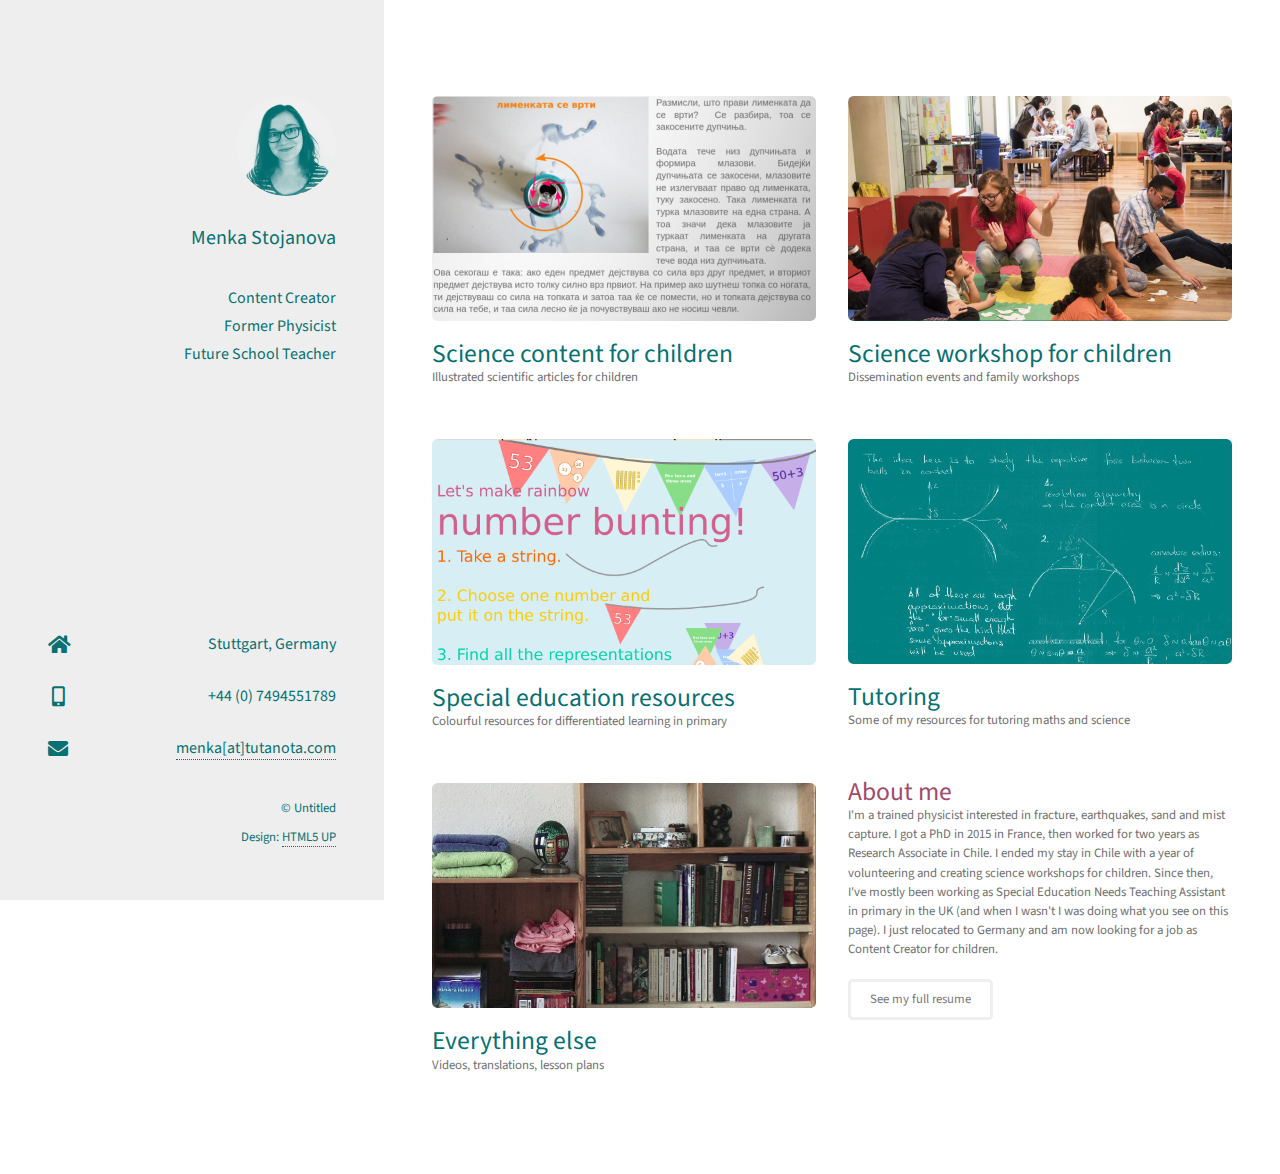
<file: index.html>
<!DOCTYPE HTML>
<!--
	Strata by HTML5 UP
	html5up.net | @ajlkn
	Free for personal and commercial use under the CCA 3.0 license (html5up.net/license)
-->
<html>
	<head>
		<title>Menka's personal page</title>
		<meta charset="utf-8" />
		<meta name="viewport" content="width=device-width, initial-scale=1, user-scalable=no" />
		<link rel="stylesheet" href="assets/css/main.css" />
	</head>
	<body class="is-preload">

		<!-- Header -->
			<header id="header">
				<div class="inner">
					<a href="index.html" class="image avatar"><img src="images/mecircle.png" alt="" /></a>
					<h1><strong> Menka Stojanova</strong> </h1><br/>
					Content Creator <br/>
					Former Physicist <br/>
					Future School Teacher<br/><br/>
				</div>
			</header>

		<!-- Main -->
			<div id="main">


				<!-- Two -->
					<section id="two">
							<div class="row">
							<article class="col-6 col-12-xsmall work-item">
								<a  href="Content.html"><span class="image fit thumb"><img src="images/thumbs/cont.png" alt="" /></span></a>
								<p style="color:#077173" > <big>Science content for children</big></p>
								<p>Illustrated scientific articles for children<br/><br/></p>
							</article>
							<article class="col-6 col-12-xsmall work-item">
								<a  href="Workshops.html"><span class="image fit thumb"><img src="images/thumbs/work.png" alt="" /></span></a>
								<p style="color:#077173" > <big>Science workshop for children</big></p>
								<p class="m-0">Dissemination events and family workshops<br/><br/></p>
							</article>
							<article class="col-6 col-12-xsmall work-item">
								<a  href="SEN.html"><span class="image fit thumb"><img src="images/thumbs/sen.png" alt="" /></span></a>
								<p style="color:#077173" > <big>Special education resources </big></p>
								<p>Colourful resources for differentiated learning in primary<br/><br/></p>
							</article>
							<article class="col-6 col-12-xsmall work-item">
								<a  href="Tutoring.html"><span class="image fit thumb"><img src="images/thumbs/tut.png" alt="" /></span></a>
						   	<p style="color:#077173" > <big>Tutoring </big></p>
								<p>Some of my resources for tutoring maths and science<br/><br/></p>
							</article>
							<article class="col-6 col-12-xsmall work-item">
								<a  href="Misc.html"><span class="image fit thumb"><img src="images/thumbs/misc.png" alt="" /></span></a>
								<p style="color:#077173" > <big>Everything else</big></p>
								<p>Videos, translations, lesson plans<br/><br/></p>
							</article>
							<article class="col-6 col-12-xsmall work-item">
								<p style="color:#a14a6c" > <big>About me</big></p>
								<p>I'm a trained physicist interested in fracture, earthquakes, sand and mist capture. I got a PhD in 2015 in France, then worked for two years as Research Associate in Chile.
									 I ended my stay in Chile with a year of volunteering and creating science workshops for children.
									 Since then, I've mostly been working as Special Education Needs Teaching Assistant in primary in the UK (and when I wasn't I was doing what you see on this page).
									 I just relocated to Germany and am now looking for a job as Content Creator for children. <br/> <br/>
									 <a target="_blank" href="documents/MStojanova_CV_ContentCreator.pdf" class="button">See my full resume</a> </p>
					</article>
				</div>

					</section>


			</div>

		<!-- Footer -->
			<footer id="footer">
				<div class="inner">
				<!--	<ul class="icons">
						<li><a href="#" class="icon brands fa-twitter"><span class="label">Twitter</span></a></li>
						<li><a href="#" class="icon brands fa-github"><span class="label">Github</span></a></li>
						<li><a href="#" class="icon brands fa-dribbble"><span class="label">Dribbble</span></a></li>
						<li><a href="#" class="icon solid fa-envelope"><span class="label">Email</span></a></li>
					</ul> -->

    			<!-- Stuttgart, 	Germany
					<a class="icon solid fa-home"><span class="label">Twitter</span></a> <br/>
					+44 (0) 7494551789
					<a  class="icon solid fa-mobile-alt"><span class="label">Twitter</span></a> <br/>
					<a href="mailto: menka@tutanota.com"> menka[at]tutanota.com   </a>
					<a class="icon solid fa-envelope"><span class="label">Twitter</span></a> <br/> -->


					<ul class="labeled-icons" spacing="compact">
						<li>
							<h3 class="icon solid fa-home"><span class="label">Address</span></h3>
							Stuttgart, 	Germany
						</li>
						<li>
							<h3 class="icon solid fa-mobile-alt"><span class="label">Phone</span></h3>
							+44 (0) 7494551789
						</li>
						<li>
							<h3 class="icon solid fa-envelope"><span class="label">Email</span></h3>
							<a href="mailto: menka@tutanota.com">menka[at]tutanota.com</a>
						</li>
					</ul>


				<!--	<p style="color:#077173"> <br/>Get in touch: <br/><br/>
						+44 (0) 7494551789 <br/>
						menka@tutanota.com <br/>
					</p>-->
					<ul class="copyright">
						<li>&copy; Untitled</li><li>Design: <a href="http://html5up.net">HTML5 UP</a></li>
					</ul>
				</div>
			</footer>

		<!-- Scripts -->
			<script src="assets/js/jquery.min.js"></script>
			<script src="assets/js/jquery.poptrox.min.js"></script>
			<script src="assets/js/browser.min.js"></script>
			<script src="assets/js/breakpoints.min.js"></script>
			<script src="assets/js/util.js"></script>
			<script src="assets/js/main.js"></script>

	</body>
</html>
</file>
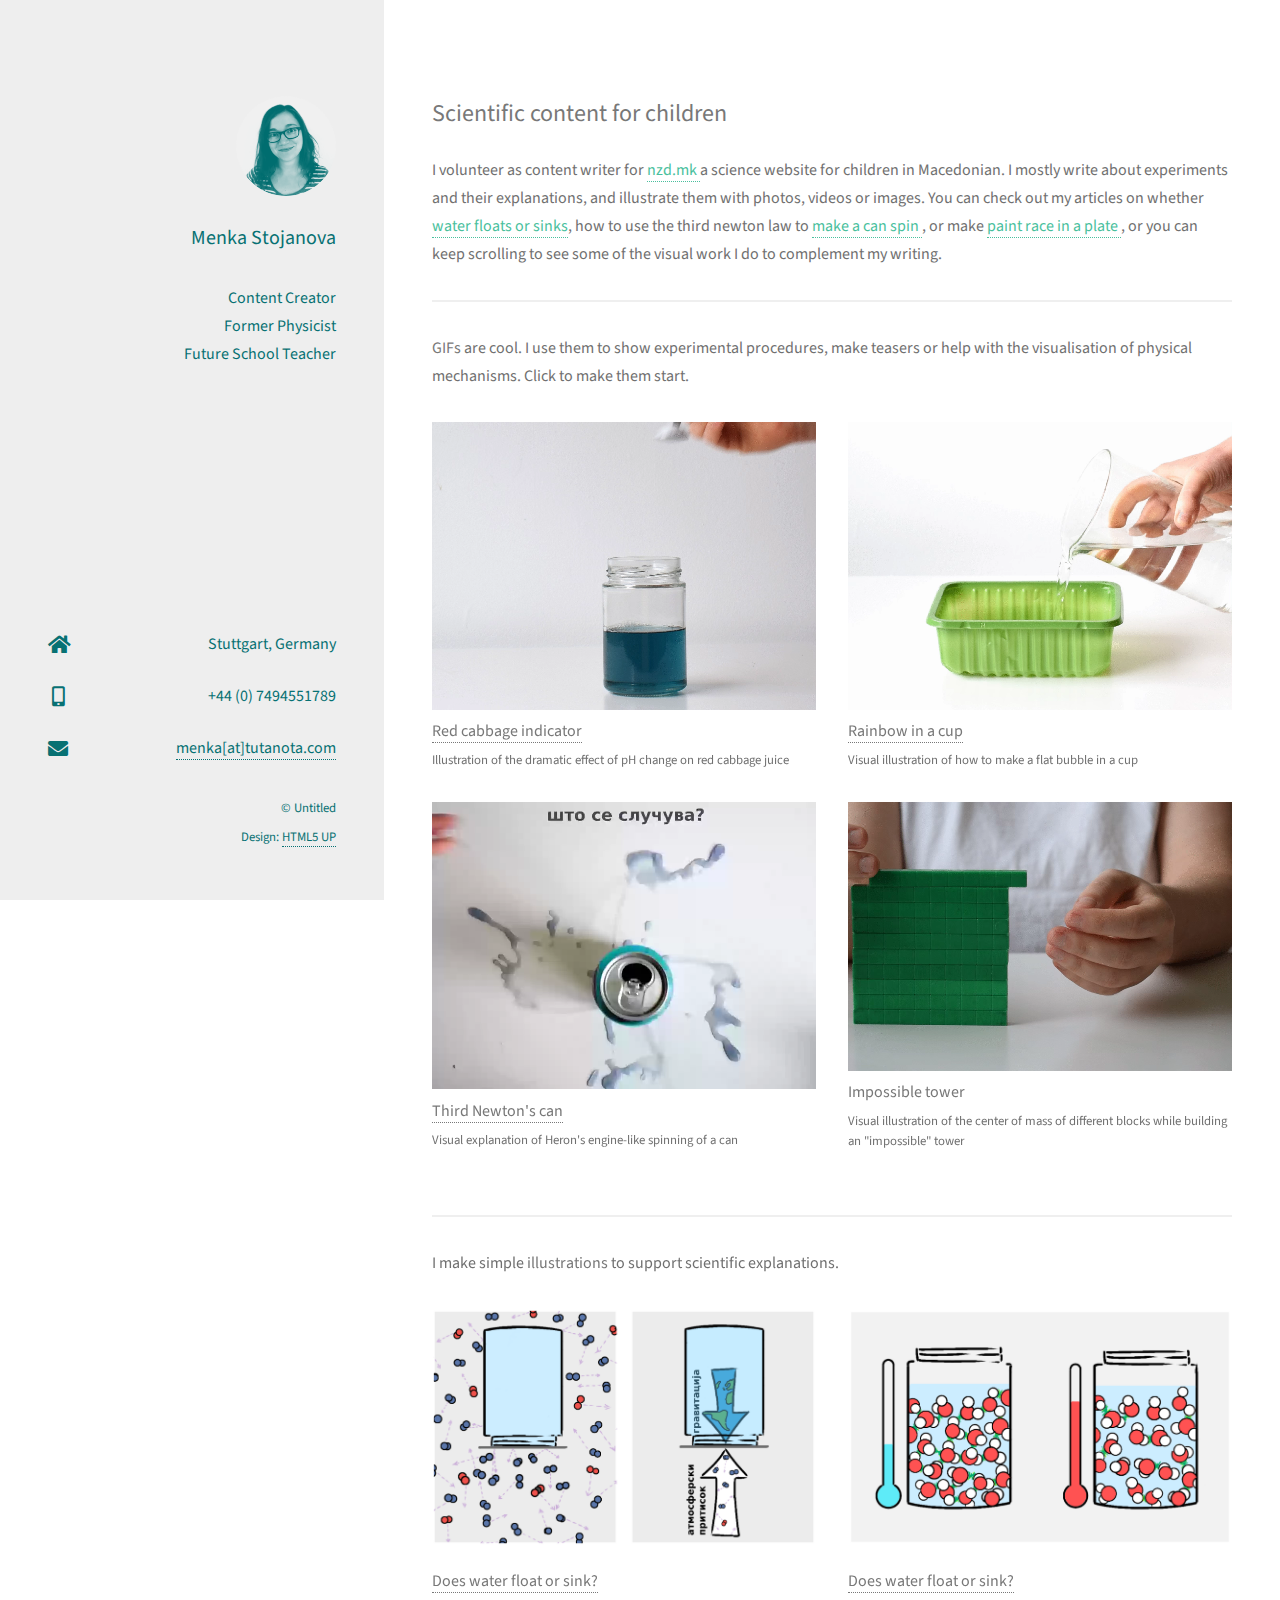
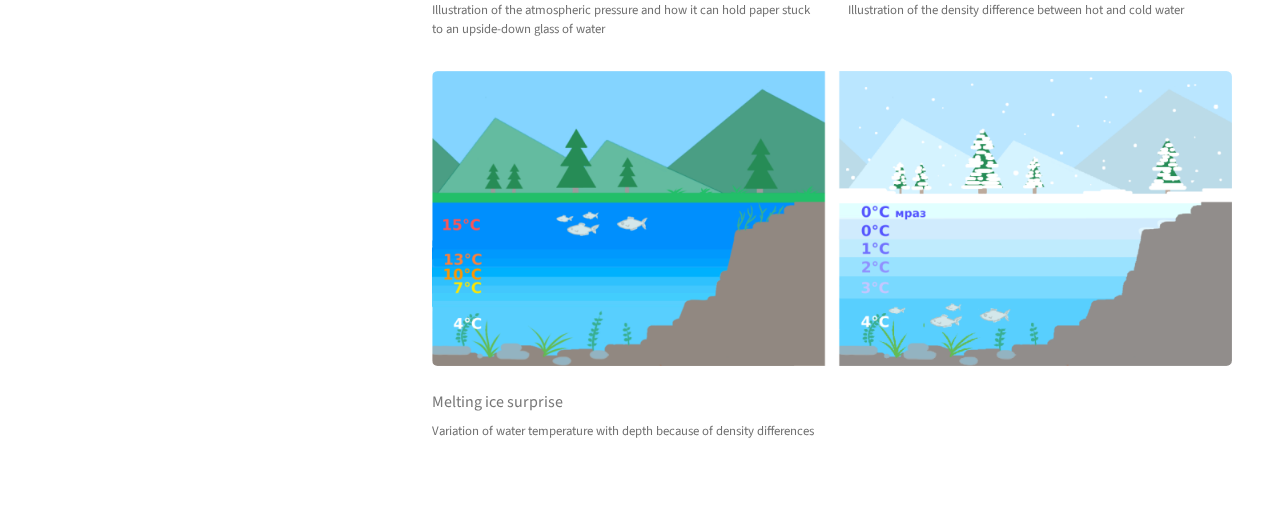
<file: Content.html>
<!DOCTYPE HTML>
<!--
	Strata by HTML5 UP
	html5up.net | @ajlkn
	Free for personal and commercial use under the CCA 3.0 license (html5up.net/license)
-->
<html>
	<head>
		<title>Menka's content for kids</title>
		<meta charset="utf-8" />
		<meta name="viewport" content="width=device-width, initial-scale=1, user-scalable=no" />
		<link rel="stylesheet" href="assets/css/main.css" />
	</head>
	<body class="is-preload">

		<!-- Header -->
			<header id="header">
				<div class="inner">
					<a href="index.html" class="image avatar"><img src="images/mecircle.png" alt="" /></a>
					<h1><strong> Menka Stojanova</strong> </h1><br/>
					Content Creator <br/>
					Former Physicist <br/>
					Future School Teacher<br/><br/>
				</div>
			</header>

		<!-- Main -->
			<div id="main">


				<!-- Two -->
					<section id="zero">
						<h2>Scientific content for children</h2>
						<p> I volunteer as content writer for <a href=https://naukazadeca.mk/experiments.php> nzd.mk </a> a science website for children in Macedonian. I mostly write about experiments and their explanations, and illustrate them with photos, videos or images.
						You can check out my articles on whether <a href=https://naukazadeca.mk/experiment.php?ex=5> water floats or sinks</a>, how to use the third newton law to <a href=https://naukazadeca.mk/experiment.php?ex=12 >make a can spin </a>,  or make <a href=https://naukazadeca.mk/experiment.php?ex=2> paint race in a plate </a>,
						or you can keep scrolling to see some of the visual work I do to complement my writing.
						</p>
					</section>

							<section id="one">
						<p> <b>GIFs </b> are cool. I use them to show experimental procedures, make teasers or help with the visualisation of physical mechanisms.
				       Click to make them start. <br/>
						</p>

						<div class="row">
							<article class="col-6 col-12-xsmall work-item">
								<video width="100%" onclick="this.play()" >
								<source src="Content/cabbage.webm" type="video/webm">
									Your browser does not support the video tag.
								</video>
							<h3> <a href=https://naukazadeca.mk/experiment.php?ex=4> Red cabbage indicator </a></h3>
							<p> Illustration of the dramatic effect of pH change on red cabbage juice </p>
							</article>
							<article class="col-6 col-12-xsmall work-item">
								<video width="100%" onclick="this.play()" >
								<source src="Content/bubble.webm" type="video/webm">
									Your browser does not support the video tag.
								</video>
								<h3> <a href=https://naukazadeca.mk/experiment.php?ex=1> Rainbow in a cup </a></h3>
								<p> Visual illustration of how to make a flat bubble in a cup </p>
							</article>
							<article class="col-6 col-12-xsmall work-item">
								<video width="100%" onclick="this.play()" >
								<source src="Content/Heron.webm" type="video/webm">
									Your browser does not support the video tag.
								</video>
								<h3> <a href=https://naukazadeca.mk/experiment.php?ex=12> Third Newton's can </a></h3>
								<p> Visual explanation of Heron's engine-like spinning of a can  </p>
							</article>
							<article class="col-6 col-12-xsmall work-item">
								<video width="100%" onclick="this.play()" >
								<source src="Content/CoMass.webm" type="video/webm">
									Your browser does not support the video tag.
								</video>
								<h3> Impossible tower </h3>
								<p> Visual illustration of the center of mass of different blocks while building an "impossible" tower </p>
							</article>
						</div>
					</section>

					<section id="two">
						<p> I make simple <b>illustrations </b> to support scientific explanations. <br/>
						</p>

						<div class="row">
						<article class="col-6 col-12-xsmall work-item">
							<span class="image fit "><img src="Content/atmosphericpressure.png" alt="" /></span></a>
							<h3><a href=https://naukazadeca.mk/experiment.php?ex=5> Does water float or sink?</a></h3>
							<p>Illustration of the atmospheric pressure and how it can hold paper stuck to an upside-down glass of water</p>
						</article>
						<article class="col-6 col-12-xsmall work-item">
							<span class="image fit "><img src="Content/hotcold.png" alt="" /></span></a>
							<h3> <a href=https://naukazadeca.mk/experiment.php?ex=5> Does water float or sink?</a> </h3>
							<p>Illustration of the density difference between hot and cold water</p>
						</article>
						<article class="col-12 col-12-xsmall work-item">
							<span class="image fit "><img src="Content/lake.png" alt="" /></span></a>
							<h3> Melting ice surprise </h3>
							<p> Variation of water temperature with depth because of density differences</p>
						</article>
					</div>
				</section>

			</div>

			<!-- Footer -->
				<footer id="footer">
					<div class="inner">
					<!--	<ul class="icons">
							<li><a href="#" class="icon brands fa-twitter"><span class="label">Twitter</span></a></li>
							<li><a href="#" class="icon brands fa-github"><span class="label">Github</span></a></li>
							<li><a href="#" class="icon brands fa-dribbble"><span class="label">Dribbble</span></a></li>
							<li><a href="#" class="icon solid fa-envelope"><span class="label">Email</span></a></li>
						</ul> -->

	    			<!-- Stuttgart, 	Germany
						<a class="icon solid fa-home"><span class="label">Twitter</span></a> <br/>
						+44 (0) 7494551789
						<a  class="icon solid fa-mobile-alt"><span class="label">Twitter</span></a> <br/>
						<a href="mailto: menka@tutanota.com"> menka[at]tutanota.com   </a>
						<a class="icon solid fa-envelope"><span class="label">Twitter</span></a> <br/> -->


						<ul class="labeled-icons" spacing="compact">
							<li>
								<h3 class="icon solid fa-home"><span class="label">Address</span></h3>
								Stuttgart, 	Germany
							</li>
							<li>
								<h3 class="icon solid fa-mobile-alt"><span class="label">Phone</span></h3>
								+44 (0) 7494551789
							</li>
							<li>
								<h3 class="icon solid fa-envelope"><span class="label">Email</span></h3>
								<a href="mailto: menka@tutanota.com">menka[at]tutanota.com</a>
							</li>
						</ul>


					<!--	<p style="color:#077173"> <br/>Get in touch: <br/><br/>
							+44 (0) 7494551789 <br/>
							menka@tutanota.com <br/>
						</p>-->
						<ul class="copyright">
							<li>&copy; Untitled</li><li>Design: <a href="http://html5up.net">HTML5 UP</a></li>
						</ul>
					</div>
				</footer>

		<!-- Scripts -->
			<script src="assets/js/jquery.min.js"></script>
			<script src="assets/js/jquery.poptrox.min.js"></script>
			<script src="assets/js/browser.min.js"></script>
			<script src="assets/js/breakpoints.min.js"></script>
			<script src="assets/js/util.js"></script>
			<script src="assets/js/main.js"></script>

	</body>
</html>
</file>
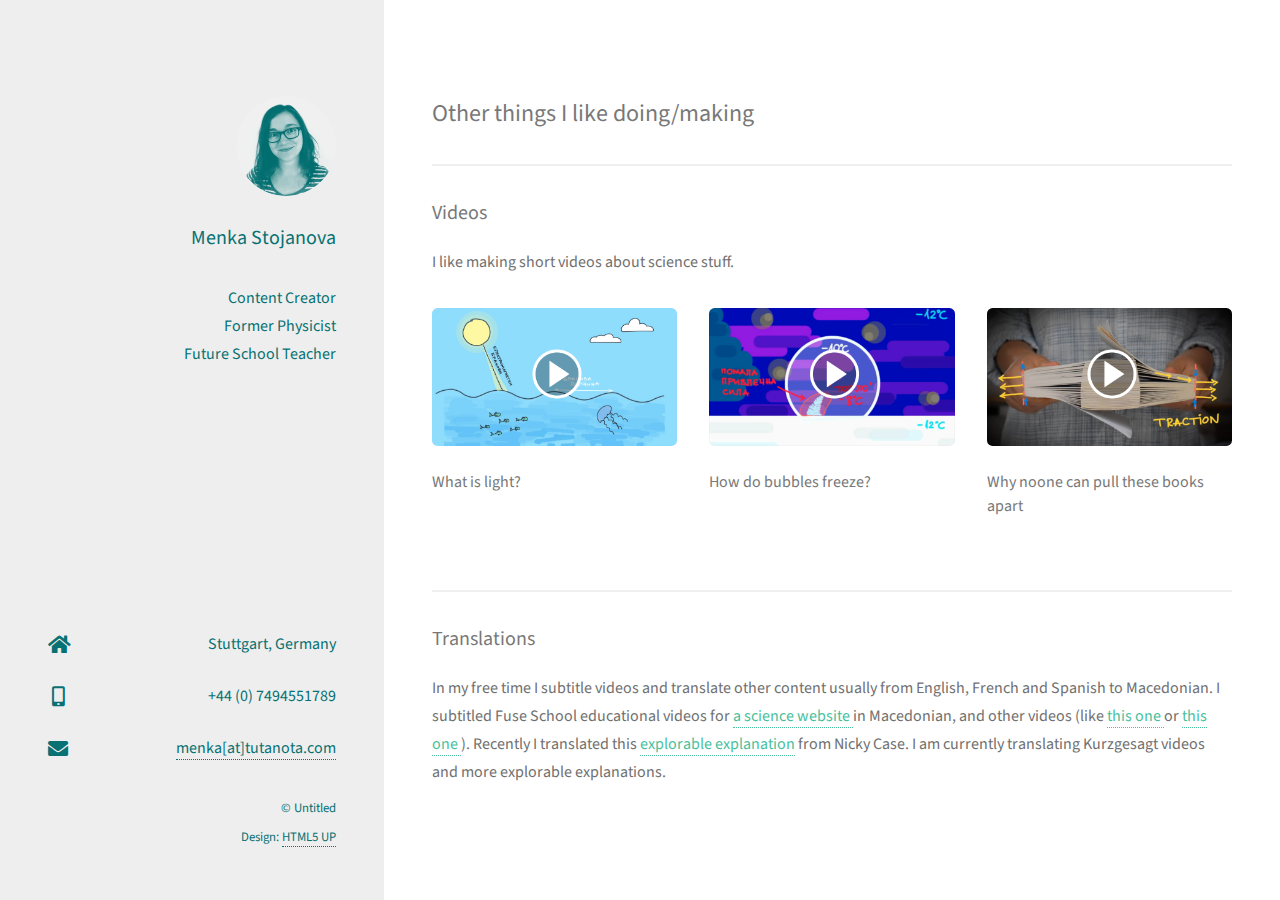
<file: Misc.html>
<!DOCTYPE HTML>
<!--
	Strata by HTML5 UP
	html5up.net | @ajlkn
	Free for personal and commercial use under the CCA 3.0 license (html5up.net/license)
-->
<html>
	<head>
		<title>Menka's personal page</title>
		<meta charset="utf-8" />
		<meta name="viewport" content="width=device-width, initial-scale=1, user-scalable=no" />
		<link rel="stylesheet" href="assets/css/main.css" />
	</head>
	<body class="is-preload">

		<!-- Header -->
			<header id="header">
				<div class="inner">
					<a href="index.html" class="image avatar"><img src="images/mecircle.png" alt="" /></a>
					<h1><strong> Menka Stojanova</strong> </h1><br/>
					Content Creator <br/>
					Former Physicist <br/>
					Future School Teacher<br/><br/>
				</div>
			</header>

		<!-- Main -->
			<div id="main">

						<section id="two">

						<h2>Other things I like doing/making</h2>
					  </section>

						<section id="three">
							<h3>Videos</h3>
						<p> I like making short videos about science stuff.
					  </p>
						<div class="row">
						<article class="col-4 col-12-xsmall work-item">
							<a target="_blank" href="https://youtu.be/Jz8Vs-X3Ul4"><span class="image fit "><img src="images/videos/light.png" alt="" /></span></a>
							<h3>What is light?</h3>
						</article>
						<article class="col-4 col-12-xsmall work-item">
							<a target="_blank" href="https://youtu.be/uJqLnbRPohE"><span class="image fit "><img src="images/videos/bubble.png" alt="" /></span></a>
								<h3>How do bubbles freeze?</h3>
						</article>
						<article class="col-4 col-12-xsmall work-item">
							<a target="_blank" href="https://youtu.be/PHONDLigTWs"><span class="image fit "><img src="images/videos/book.png" alt="" /></span></a>
								<h3>Why noone can pull these books apart</h3>
						</article>
					</section>

				 	<section id="four">
						<h3>Translations</h3>
						<p> In my free time I subtitle videos and translate other content usually from English, French and Spanish to Macedonian.
						I subtitled Fuse School educational videos for <a href=https://naukazadeca.mk/index.php#fuseschool> a science website </a> in Macedonian, and other videos (like  <a href=https://youtu.be/ASLUY2U1M-8> this one </a> or <a href=https://youtu.be/dnTzYXRUHBQ> this one </a>). Recently I translated this <a href="https://stosto2.github.io/trust/"> explorable explanation</a> from Nicky Case.
						I am currently translating Kurzgesagt videos and more explorable explanations.  </p>
					</section>



			</div>

			<!-- Footer -->
				<footer id="footer">
					<div class="inner">
					<!--	<ul class="icons">
							<li><a href="#" class="icon brands fa-twitter"><span class="label">Twitter</span></a></li>
							<li><a href="#" class="icon brands fa-github"><span class="label">Github</span></a></li>
							<li><a href="#" class="icon brands fa-dribbble"><span class="label">Dribbble</span></a></li>
							<li><a href="#" class="icon solid fa-envelope"><span class="label">Email</span></a></li>
						</ul> -->

	    			<!-- Stuttgart, 	Germany
						<a class="icon solid fa-home"><span class="label">Twitter</span></a> <br/>
						+44 (0) 7494551789
						<a  class="icon solid fa-mobile-alt"><span class="label">Twitter</span></a> <br/>
						<a href="mailto: menka@tutanota.com"> menka[at]tutanota.com   </a>
						<a class="icon solid fa-envelope"><span class="label">Twitter</span></a> <br/> -->


						<ul class="labeled-icons" spacing="compact">
							<li>
								<h3 class="icon solid fa-home"><span class="label">Address</span></h3>
								Stuttgart, 	Germany
							</li>
							<li>
								<h3 class="icon solid fa-mobile-alt"><span class="label">Phone</span></h3>
								+44 (0) 7494551789
							</li>
							<li>
								<h3 class="icon solid fa-envelope"><span class="label">Email</span></h3>
								<a href="mailto: menka@tutanota.com">menka[at]tutanota.com</a>
							</li>
						</ul>


					<!--	<p style="color:#077173"> <br/>Get in touch: <br/><br/>
							+44 (0) 7494551789 <br/>
							menka@tutanota.com <br/>
						</p>-->
						<ul class="copyright">
							<li>&copy; Untitled</li><li>Design: <a href="http://html5up.net">HTML5 UP</a></li>
						</ul>
					</div>
				</footer>

		<!-- Scripts -->
			<script src="assets/js/jquery.min.js"></script>
			<script src="assets/js/jquery.poptrox.min.js"></script>
			<script src="assets/js/browser.min.js"></script>
			<script src="assets/js/breakpoints.min.js"></script>
			<script src="assets/js/util.js"></script>
			<script src="assets/js/main.js"></script>

	</body>
</html>
</file>
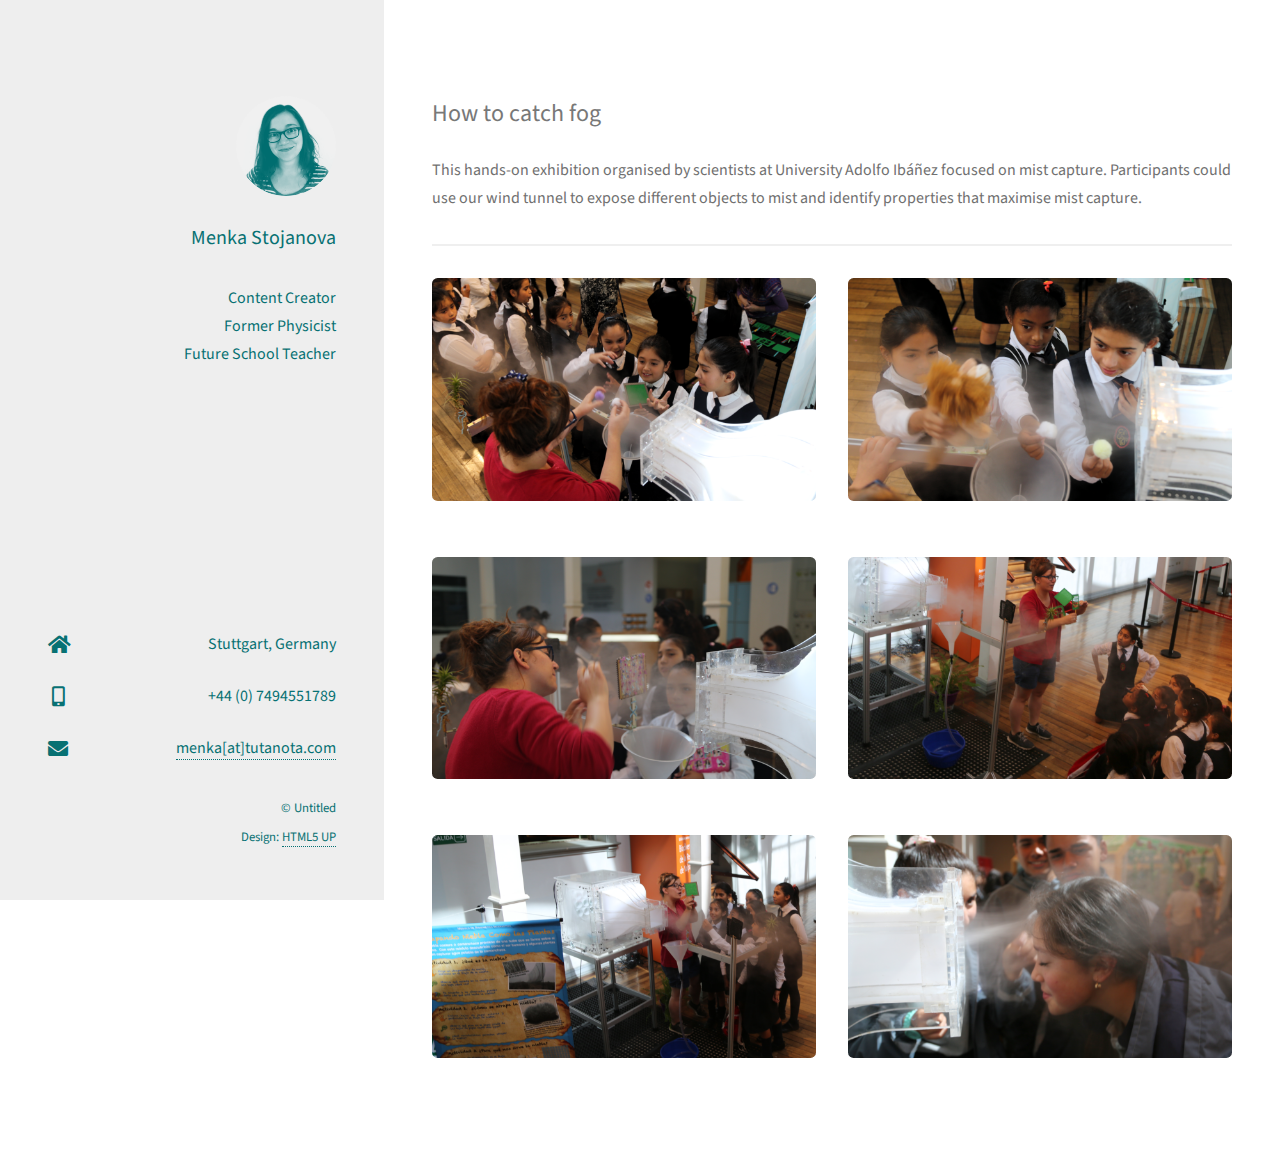
<file: Niebla.html>
<!DOCTYPE HTML>
<!--
	Strata by HTML5 UP
	html5up.net | @ajlkn
	Free for personal and commercial use under the CCA 3.0 license (html5up.net/license)
-->
<html>
	<head>
		<title>Menka's content for kids</title>
		<meta charset="utf-8" />
		<meta name="viewport" content="width=device-width, initial-scale=1, user-scalable=no" />
		<link rel="stylesheet" href="assets/css/main.css" />
	</head>
	<body class="is-preload">

		<!-- Header -->
			<header id="header">
				<div class="inner">
					<a href="index.html" class="image avatar"><img src="images/mecircle.png" alt="" /></a>
					<h1><strong> Menka Stojanova</strong> </h1><br/>
					Content Creator <br/>
					Former Physicist <br/>
					Future School Teacher<br/><br/>
				</div>
			</header>

		<!-- Main -->
			<div id="main">


				<!-- Two -->
					<section id="two">
						<h2>How to catch fog</h2>

						This hands-on exhibition organised by scientists at University Adolfo Ibáñez focused on mist capture.
						Participants could use our wind tunnel to expose different objects to mist and identify properties that maximise mist capture.
					</section>

					<section id="three">

						<div class="row">
							<article class="col-6 col-12-xsmall work-item">
								<a href="images/niebla/00.png" class="image fit "><img src="images/niebla/00.png" alt="" /></a>
								<h3> </h3>
								<p>  </p>
							</article>
							<article class="col-6 col-12-xsmall work-item">
								<a href="images/niebla/01.png" class="image fit "><img src="images/niebla/01.png" alt="" /></a>
								<h3> </h3>
								<p>  </p>
							</article>
							<article class="col-6 col-12-xsmall work-item">
								<a href="images/niebla/02.png" class="image fit "><img src="images/niebla/02.png" alt="" /></a>
								<h3> </h3>
								<p>  </p>
							</article>
							<article class="col-6 col-12-xsmall work-item">
								<a href="images/niebla/03.png" class="image fit "><img src="images/niebla/03.png" alt="" /></a>
								<h3> </h3>
								<p>  </p>
							</article>
							<article class="col-6 col-12-xsmall work-item">
								<a href="images/niebla/04.png" class="image fit "><img src="images/niebla/04.png" alt="" /></a>
								<h3> </h3>
								<p>  </p>
							</article>
							<article class="col-6 col-12-xsmall work-item">
								<a href="images/niebla/05.png" class="image fit "><img src="images/niebla/05.png" alt="" /></a>
								<h3> </h3>
								<p>  </p>
							</article>
						</div>

					</section>


			</div>

			<!-- Footer -->
				<footer id="footer">
					<div class="inner">
					<!--	<ul class="icons">
							<li><a href="#" class="icon brands fa-twitter"><span class="label">Twitter</span></a></li>
							<li><a href="#" class="icon brands fa-github"><span class="label">Github</span></a></li>
							<li><a href="#" class="icon brands fa-dribbble"><span class="label">Dribbble</span></a></li>
							<li><a href="#" class="icon solid fa-envelope"><span class="label">Email</span></a></li>
						</ul> -->

	    			<!-- Stuttgart, 	Germany
						<a class="icon solid fa-home"><span class="label">Twitter</span></a> <br/>
						+44 (0) 7494551789
						<a  class="icon solid fa-mobile-alt"><span class="label">Twitter</span></a> <br/>
						<a href="mailto: menka@tutanota.com"> menka[at]tutanota.com   </a>
						<a class="icon solid fa-envelope"><span class="label">Twitter</span></a> <br/> -->


						<ul class="labeled-icons" spacing="compact">
							<li>
								<h3 class="icon solid fa-home"><span class="label">Address</span></h3>
								Stuttgart, 	Germany
							</li>
							<li>
								<h3 class="icon solid fa-mobile-alt"><span class="label">Phone</span></h3>
								+44 (0) 7494551789
							</li>
							<li>
								<h3 class="icon solid fa-envelope"><span class="label">Email</span></h3>
								<a href="mailto: menka@tutanota.com">menka[at]tutanota.com</a>
							</li>
						</ul>


					<!--	<p style="color:#077173"> <br/>Get in touch: <br/><br/>
							+44 (0) 7494551789 <br/>
							menka@tutanota.com <br/>
						</p>-->
						<ul class="copyright">
							<li>&copy; Untitled</li><li>Design: <a href="http://html5up.net">HTML5 UP</a></li>
						</ul>
					</div>
				</footer>

		<!-- Scripts -->
			<script src="assets/js/jquery.min.js"></script>
			<script src="assets/js/jquery.poptrox.min.js"></script>
			<script src="assets/js/browser.min.js"></script>
			<script src="assets/js/breakpoints.min.js"></script>
			<script src="assets/js/util.js"></script>
			<script src="assets/js/main.js"></script>

	</body>
</html>
</file>
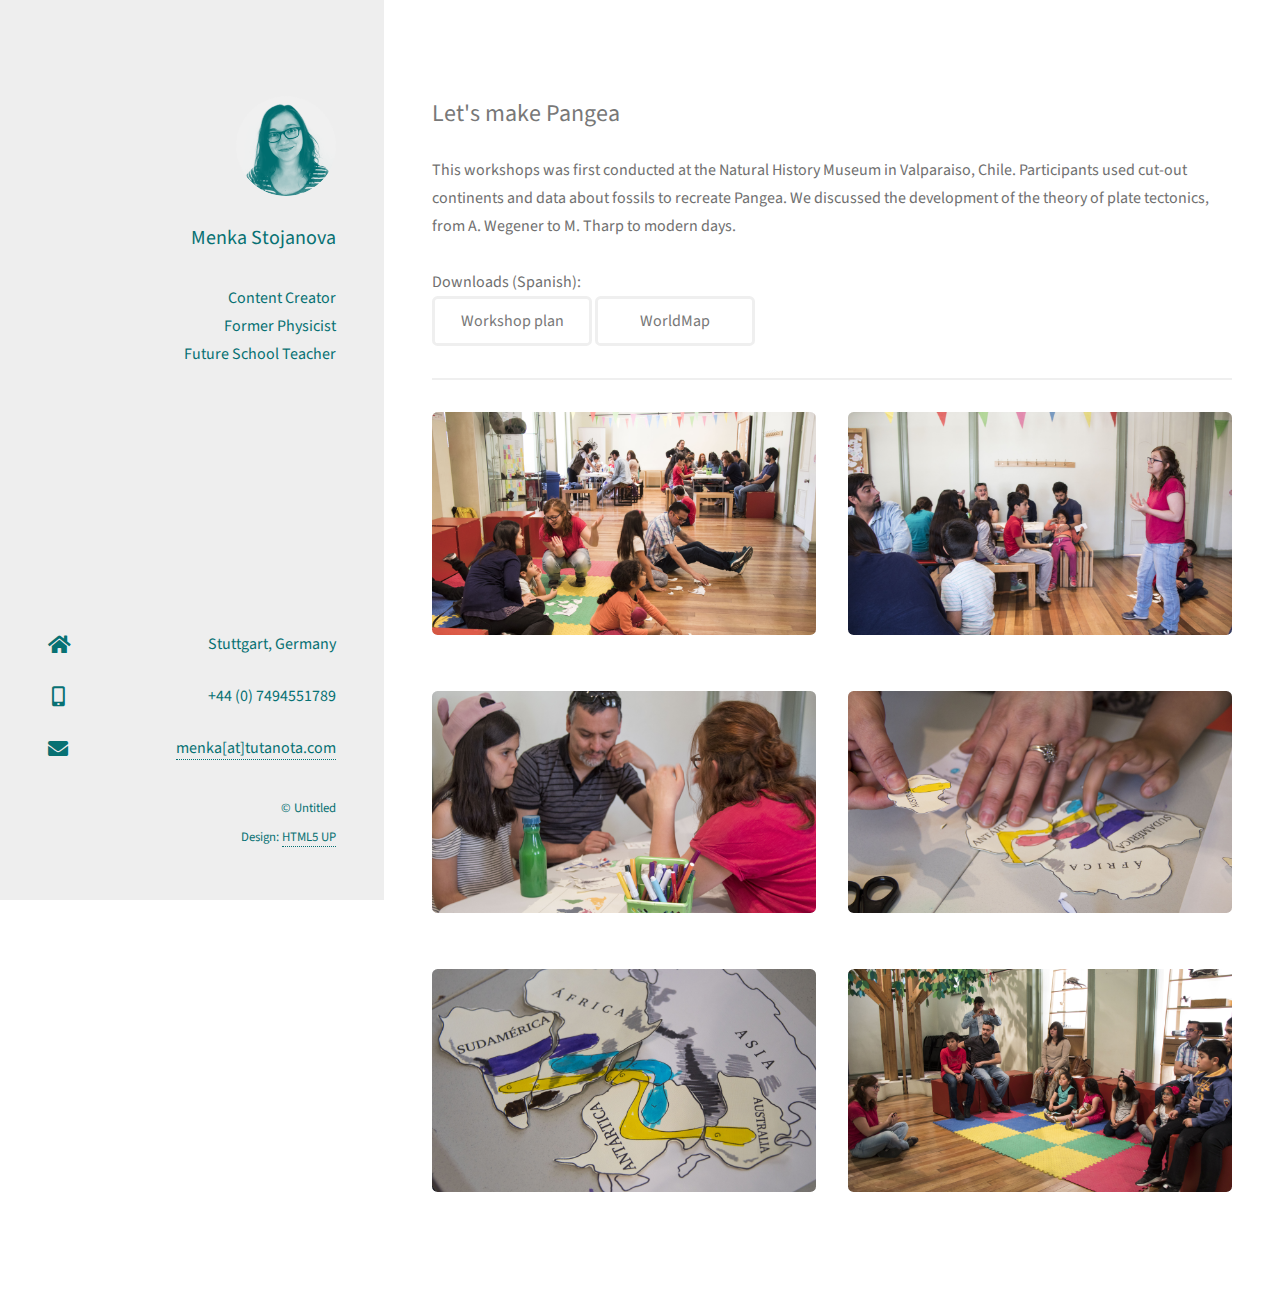
<file: Pangea.html>
<!DOCTYPE HTML>
<!--
	Strata by HTML5 UP
	html5up.net | @ajlkn
	Free for personal and commercial use under the CCA 3.0 license (html5up.net/license)
-->
<html>
	<head>
		<title>Menka's content for kids</title>
		<meta charset="utf-8" />
		<meta name="viewport" content="width=device-width, initial-scale=1, user-scalable=no" />
		<link rel="stylesheet" href="assets/css/main.css" />
	</head>
	<body class="is-preload">

		<!-- Header -->
			<header id="header">
				<div class="inner">
					<a href="index.html" class="image avatar"><img src="images/mecircle.png" alt="" /></a>
					<h1><strong> Menka Stojanova</strong> </h1><br/>
					Content Creator <br/>
					Former Physicist <br/>
					Future School Teacher<br/><br/>
				</div>
			</header>

		<!-- Main -->
			<div id="main">


				<!-- Two -->
					<section id="two">
						<h2>Let's make Pangea</h2>

						<p>This workshops was first conducted at the Natural History Museum in Valparaiso, Chile. Participants used cut-out continents and data about fossils to recreate Pangea.
						We discussed the development of the theory of plate tectonics, from A. Wegener to M. Tharp to modern days.  <br/> <br/>

						Downloads (Spanish): <br/>
						<a href="documents/Plan MHNV Tierra.pdf" class="button">Workshop plan</a>
						<a href="documents/Pangea.pdf" class="button">WorldMap</a> </p>

					</section>

					<section id="three">
						<div class="row">
							<article class="col-6 col-12-xsmall work-item">
								<a href="images/pangea/00.png" class="image fit "><img src="images/pangea/00.png" alt="" /></a>
								<h3> </h3>
								<p>  </p>
							</article>
							<article class="col-6 col-12-xsmall work-item">
								<a href="images/pangea/01.png" class="image fit "><img src="images/pangea/01.png" alt="" /></a>
								<h3> </h3>
								<p>  </p>
							</article>
							<article class="col-6 col-12-xsmall work-item">
								<a href="images/pangea/02.png" class="image fit "><img src="images/pangea/02.png" alt="" /></a>
								<h3> </h3>
								<p>  </p>
							</article>
							<article class="col-6 col-12-xsmall work-item">
								<a href="images/pangea/03.png" class="image fit "><img src="images/pangea/03.png" alt="" /></a>
								<h3> </h3>
								<p>  </p>
							</article>
							<article class="col-6 col-12-xsmall work-item">
								<a href="images/pangea/04.png" class="image fit "><img src="images/pangea/04.png" alt="" /></a>
								<h3> </h3>
								<p>  </p>
							</article>
							<article class="col-6 col-12-xsmall work-item">
								<a href="images/pangea/05.png" class="image fit "><img src="images/pangea/05.png" alt="" /></a>
								<h3> </h3>
								<p>  </p>
							</article>
						</div>

					</section>


			</div>

			<!-- Footer -->
				<footer id="footer">
					<div class="inner">
					<!--	<ul class="icons">
							<li><a href="#" class="icon brands fa-twitter"><span class="label">Twitter</span></a></li>
							<li><a href="#" class="icon brands fa-github"><span class="label">Github</span></a></li>
							<li><a href="#" class="icon brands fa-dribbble"><span class="label">Dribbble</span></a></li>
							<li><a href="#" class="icon solid fa-envelope"><span class="label">Email</span></a></li>
						</ul> -->

	    			<!-- Stuttgart, 	Germany
						<a class="icon solid fa-home"><span class="label">Twitter</span></a> <br/>
						+44 (0) 7494551789
						<a  class="icon solid fa-mobile-alt"><span class="label">Twitter</span></a> <br/>
						<a href="mailto: menka@tutanota.com"> menka[at]tutanota.com   </a>
						<a class="icon solid fa-envelope"><span class="label">Twitter</span></a> <br/> -->


						<ul class="labeled-icons" spacing="compact">
							<li>
								<h3 class="icon solid fa-home"><span class="label">Address</span></h3>
								Stuttgart, 	Germany
							</li>
							<li>
								<h3 class="icon solid fa-mobile-alt"><span class="label">Phone</span></h3>
								+44 (0) 7494551789
							</li>
							<li>
								<h3 class="icon solid fa-envelope"><span class="label">Email</span></h3>
								<a href="mailto: menka@tutanota.com">menka[at]tutanota.com</a>
							</li>
						</ul>


					<!--	<p style="color:#077173"> <br/>Get in touch: <br/><br/>
							+44 (0) 7494551789 <br/>
							menka@tutanota.com <br/>
						</p>-->
						<ul class="copyright">
							<li>&copy; Untitled</li><li>Design: <a href="http://html5up.net">HTML5 UP</a></li>
						</ul>
					</div>
				</footer>

		<!-- Scripts -->
			<script src="assets/js/jquery.min.js"></script>
			<script src="assets/js/jquery.poptrox.min.js"></script>
			<script src="assets/js/browser.min.js"></script>
			<script src="assets/js/breakpoints.min.js"></script>
			<script src="assets/js/util.js"></script>
			<script src="assets/js/main.js"></script>

	</body>
</html>
</file>
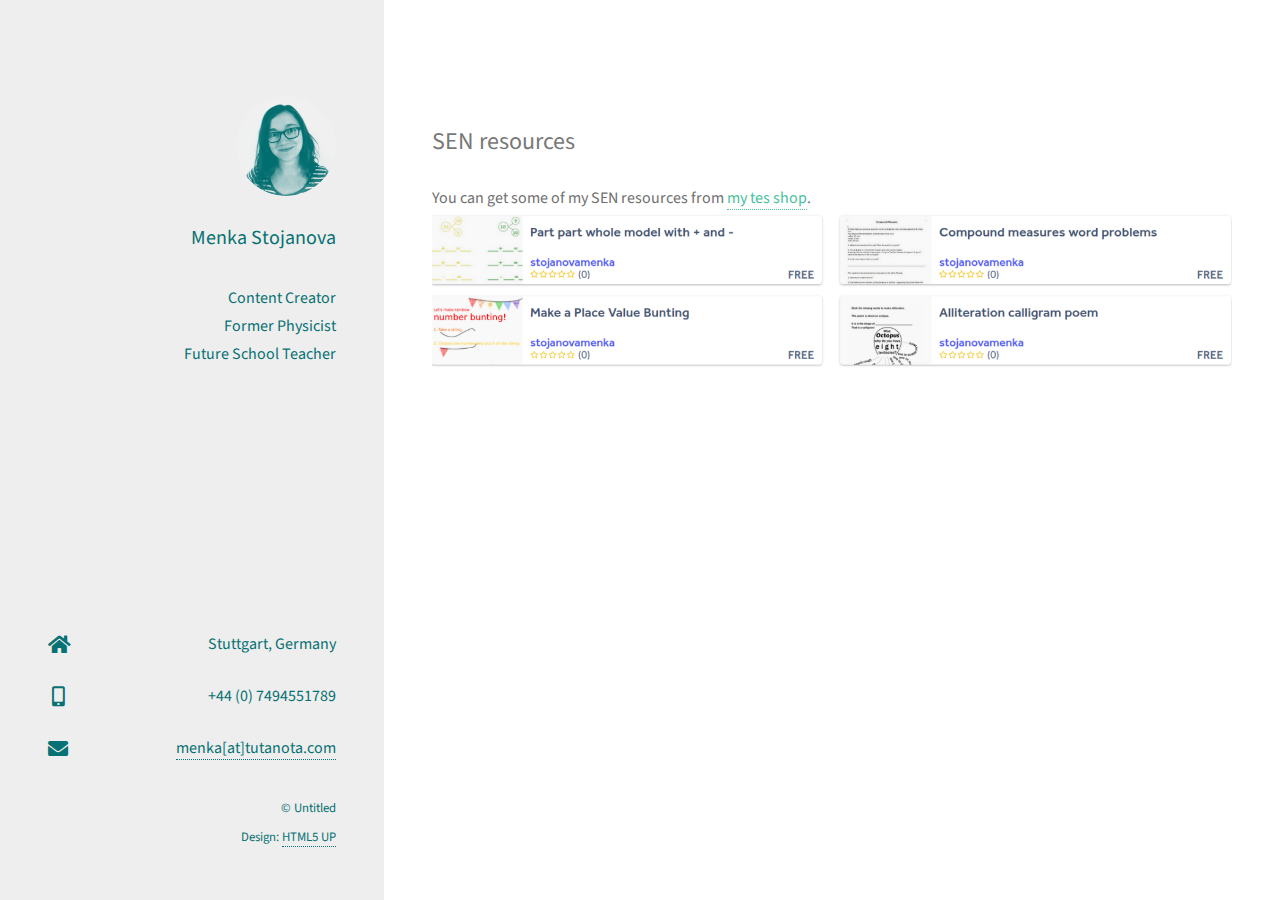
<file: SEN.html>
<!DOCTYPE HTML>
<!--
	Strata by HTML5 UP
	html5up.net | @ajlkn
	Free for personal and commercial use under the CCA 3.0 license (html5up.net/license)
-->
<html>
	<head>
		<title>Menka's SEN stuff</title>
		<meta charset="utf-8" />
		<meta name="viewport" content="width=device-width, initial-scale=1, user-scalable=no" />
		<link rel="stylesheet" href="assets/css/main.css" />
	</head>
	<body class="is-preload">

		<!-- Header -->
			<header id="header">
				<div class="inner">
					<a href="index.html" class="image avatar"><img src="images/mecircle.png" alt="" /></a>
					<h1><strong> Menka Stojanova</strong> </h1><br/>
					Content Creator <br/>
					Former Physicist <br/>
					Future School Teacher<br/><br/>
				</div>
			</header>s

		<!-- Main -->
			<div id="main">


				<!-- Two -->
					<section id="two">
						<h2> SEN resources </h2>
							<div class="row">
							<article class="col-12 col-12-xsmall work-item">
								You can get some of my SEN resources from <a target="_blank" href="https://www.tes.com/teaching-resources/shop/stojanovamenka"> my tes shop</a>. </p>
									<a target="_blank" href="https://www.tes.com/teaching-resources/shop/stojanovamenka"><span class="image fit thumb"><img src="images/sen.png" alt="" /></span></a>
				</div>

					</section>

			</div>

			<!-- Footer -->
				<footer id="footer">
					<div class="inner">
					<!--	<ul class="icons">
							<li><a href="#" class="icon brands fa-twitter"><span class="label">Twitter</span></a></li>
							<li><a href="#" class="icon brands fa-github"><span class="label">Github</span></a></li>
							<li><a href="#" class="icon brands fa-dribbble"><span class="label">Dribbble</span></a></li>
							<li><a href="#" class="icon solid fa-envelope"><span class="label">Email</span></a></li>
						</ul> -->

	    			<!-- Stuttgart, 	Germany
						<a class="icon solid fa-home"><span class="label">Twitter</span></a> <br/>
						+44 (0) 7494551789
						<a  class="icon solid fa-mobile-alt"><span class="label">Twitter</span></a> <br/>
						<a href="mailto: menka@tutanota.com"> menka[at]tutanota.com   </a>
						<a class="icon solid fa-envelope"><span class="label">Twitter</span></a> <br/> -->


						<ul class="labeled-icons" spacing="compact">
							<li>
								<h3 class="icon solid fa-home"><span class="label">Address</span></h3>
								Stuttgart, 	Germany
							</li>
							<li>
								<h3 class="icon solid fa-mobile-alt"><span class="label">Phone</span></h3>
								+44 (0) 7494551789
							</li>
							<li>
								<h3 class="icon solid fa-envelope"><span class="label">Email</span></h3>
								<a href="mailto: menka@tutanota.com">menka[at]tutanota.com</a>
							</li>
						</ul>


					<!--	<p style="color:#077173"> <br/>Get in touch: <br/><br/>
							+44 (0) 7494551789 <br/>
							menka@tutanota.com <br/>
						</p>-->
						<ul class="copyright">
							<li>&copy; Untitled</li><li>Design: <a href="http://html5up.net">HTML5 UP</a></li>
						</ul>
					</div>
				</footer>

		<!-- Scripts -->
			<script src="assets/js/jquery.min.js"></script>
			<script src="assets/js/jquery.poptrox.min.js"></script>
			<script src="assets/js/browser.min.js"></script>
			<script src="assets/js/breakpoints.min.js"></script>
			<script src="assets/js/util.js"></script>
			<script src="assets/js/main.js"></script>

	</body>
</html>
</file>
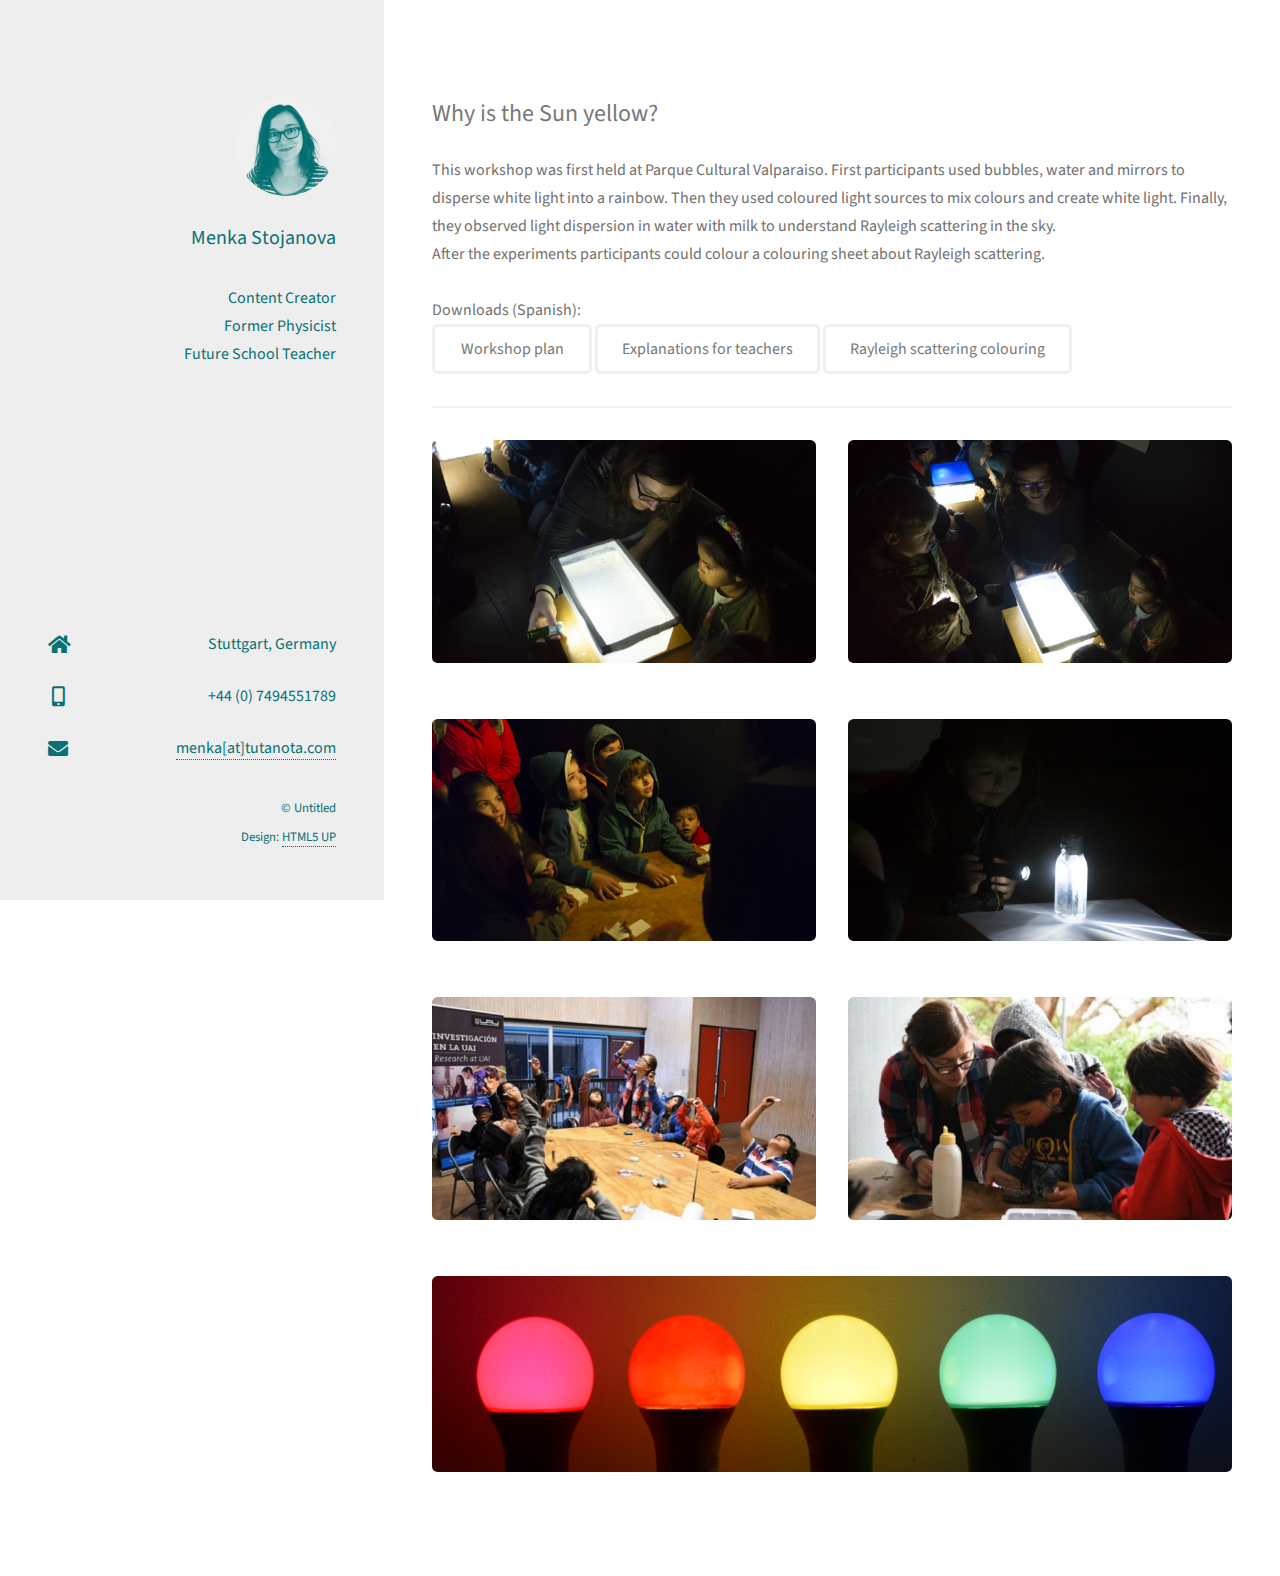
<file: Sol.html>
<!DOCTYPE HTML>
<!--
	Strata by HTML5 UP
	html5up.net | @ajlkn
	Free for personal and commercial use under the CCA 3.0 license (html5up.net/license)
-->
<html>
	<head>
		<title>Menka's content for kids</title>
		<meta charset="utf-8" />
		<meta name="viewport" content="width=device-width, initial-scale=1, user-scalable=no" />
		<link rel="stylesheet" href="assets/css/main.css" />
	</head>
	<body class="is-preload">

		<!-- Header -->
			<header id="header">
				<div class="inner">
					<a href="index.html" class="image avatar"><img src="images/mecircle.png" alt="" /></a>
					<h1><strong> Menka Stojanova</strong> </h1><br/>
					Content Creator <br/>
					Former Physicist <br/>
					Future School Teacher<br/><br/>
				</div>
			</header>

		<!-- Main -->
			<div id="main">


				<!-- Two -->
					<section id="two">
						<h2>Why is the Sun yellow?</h2>

						<p>This workshop was first held at Parque Cultural Valparaiso. First participants used bubbles, water and mirrors to disperse white light into a rainbow.
						Then they used coloured light sources to mix colours and create white light.
						Finally, they observed light dispersion in water with milk to understand Rayleigh scattering in the sky.<br/>
						After the experiments participants could colour a colouring sheet about Rayleigh scattering.	 <br/> <br/>

						Downloads (Spanish): <br/>
						<a href="documents/PlanTallerExCarcel.pdf" class="button">Workshop plan</a>
						<a href="documents/Explicaciones.pdf" class="button">Explanations for teachers</a>
						<a href="documents/coloriage.pdf" class="button">Rayleigh scattering colouring</a>
					</p>
				</section>
				<section id="three">
						<div class="row">
							<article class="col-6 col-12-xsmall work-item">
								<a href="images/sol/00.png" class="image fit "><img src="images/sol/00.png" alt="" /></a>
								<h3> </h3>
								<p>  </p>
							</article>
							<article class="col-6 col-12-xsmall work-item">
								<a href="images/sol/01.png" class="image fit "><img src="images/sol/01.png" alt="" /></a>
								<h3> </h3>
								<p>  </p>
							</article>
							<article class="col-6 col-12-xsmall work-item">
								<a href="images/sol/02.png" class="image fit "><img src="images/sol/02.png" alt="" /></a>
								<h3> </h3>
								<p>  </p>
							</article>
							<article class="col-6 col-12-xsmall work-item">
								<a href="images/sol/03.png" class="image fit "><img src="images/sol/03.png" alt="" /></a>
								<h3> </h3>
								<p>  </p>
							</article>
							<article class="col-6 col-12-xsmall work-item">
								<a href="images/sol/04.png" class="image fit "><img src="images/sol/04.png" alt="" /></a>
								<h3> </h3>
								<p>  </p>
							</article>
							<article class="col-6 col-12-xsmall work-item">
								<a href="images/sol/05.png" class="image fit "><img src="images/sol/05.png" alt="" /></a>
								<h3> </h3>
								<p>  </p>
							</article>
							<article class="col-12 col-12-xsmall work-item">
								<a href="images/sol/06.png" class="image fit "><img src="images/sol/06.png" alt="" /></a>
								<h3> </h3>
								<p>  </p>
							</article>
						</div>

					</section>


			</div>

			<!-- Footer -->
				<footer id="footer">
					<div class="inner">
					<!--	<ul class="icons">
							<li><a href="#" class="icon brands fa-twitter"><span class="label">Twitter</span></a></li>
							<li><a href="#" class="icon brands fa-github"><span class="label">Github</span></a></li>
							<li><a href="#" class="icon brands fa-dribbble"><span class="label">Dribbble</span></a></li>
							<li><a href="#" class="icon solid fa-envelope"><span class="label">Email</span></a></li>
						</ul> -->

	    			<!-- Stuttgart, 	Germany
						<a class="icon solid fa-home"><span class="label">Twitter</span></a> <br/>
						+44 (0) 7494551789
						<a  class="icon solid fa-mobile-alt"><span class="label">Twitter</span></a> <br/>
						<a href="mailto: menka@tutanota.com"> menka[at]tutanota.com   </a>
						<a class="icon solid fa-envelope"><span class="label">Twitter</span></a> <br/> -->


						<ul class="labeled-icons" spacing="compact">
							<li>
								<h3 class="icon solid fa-home"><span class="label">Address</span></h3>
								Stuttgart, 	Germany
							</li>
							<li>
								<h3 class="icon solid fa-mobile-alt"><span class="label">Phone</span></h3>
								+44 (0) 7494551789
							</li>
							<li>
								<h3 class="icon solid fa-envelope"><span class="label">Email</span></h3>
								<a href="mailto: menka@tutanota.com">menka[at]tutanota.com</a>
							</li>
						</ul>


					<!--	<p style="color:#077173"> <br/>Get in touch: <br/><br/>
							+44 (0) 7494551789 <br/>
							menka@tutanota.com <br/>
						</p>-->
						<ul class="copyright">
							<li>&copy; Untitled</li><li>Design: <a href="http://html5up.net">HTML5 UP</a></li>
						</ul>
					</div>
				</footer>

		<!-- Scripts -->
			<script src="assets/js/jquery.min.js"></script>
			<script src="assets/js/jquery.poptrox.min.js"></script>
			<script src="assets/js/browser.min.js"></script>
			<script src="assets/js/breakpoints.min.js"></script>
			<script src="assets/js/util.js"></script>
			<script src="assets/js/main.js"></script>

	</body>
</html>
</file>
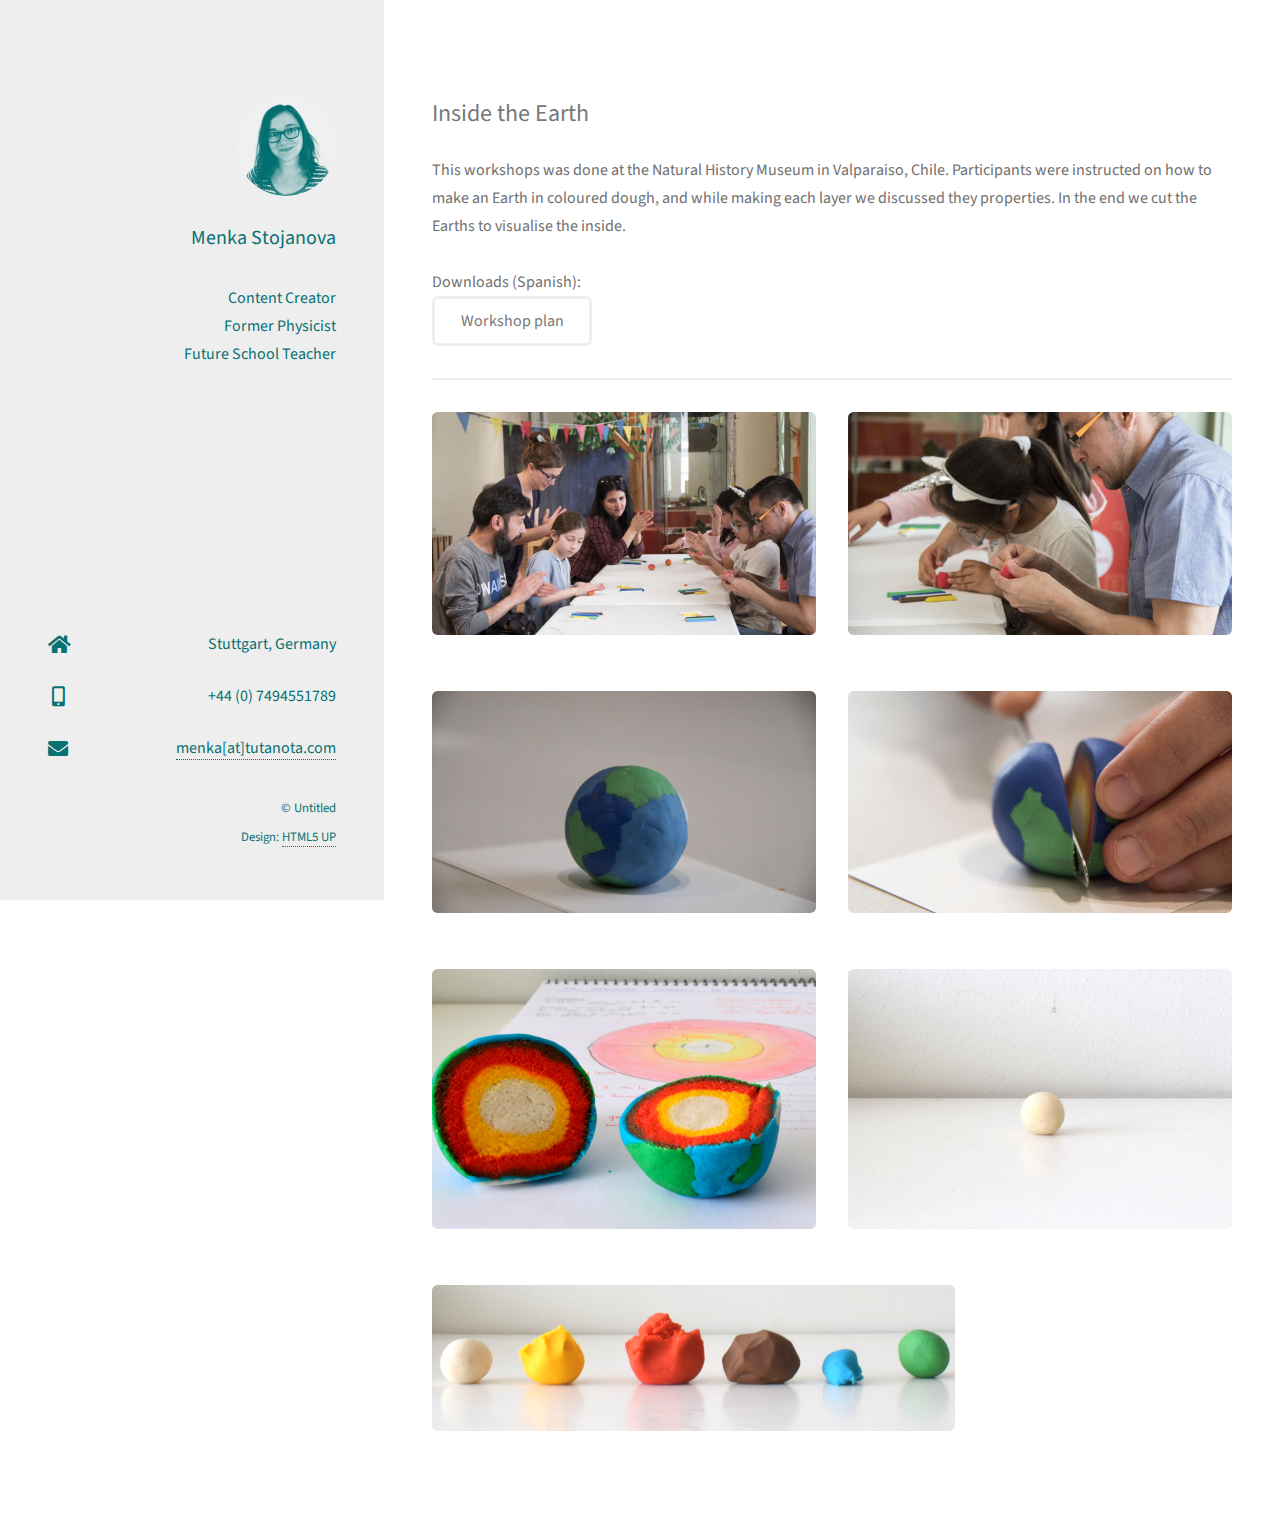
<file: Tierra.html>
<!DOCTYPE HTML>
<!--
	Strata by HTML5 UP
	html5up.net | @ajlkn
	Free for personal and commercial use under the CCA 3.0 license (html5up.net/license)
-->
<html>
	<head>
		<title>Menka's content for kids</title>
		<meta charset="utf-8" />
		<meta name="viewport" content="width=device-width, initial-scale=1, user-scalable=no" />
		<link rel="stylesheet" href="assets/css/main.css" />
	</head>
	<body class="is-preload">

		<!-- Header -->
			<header id="header">
				<div class="inner">
					<a href="index.html" class="image avatar"><img src="images/mecircle.png" alt="" /></a>
					<h1><strong> Menka Stojanova</strong> </h1><br/>
					Content Creator <br/>
					Former Physicist <br/>
					Future School Teacher<br/><br/>
				</div>
			</header>

		<!-- Main -->
			<div id="main">


				<!-- Two -->
					<section id="two">
						<h2>Inside the Earth</h2>

						<p>This workshops was done at the Natural History Museum in Valparaiso, Chile. Participants were instructed on how to make an Earth in coloured dough, and while making each layer we discussed they properties.
						In the end we cut the Earths to visualise the inside. <br/><br/>

						Downloads (Spanish): <br/>
						<a href="documents/Plan MHNV Tierra.pdf" class="button">Workshop plan</a> </p>
					</section>


						<section id="three">
						<div class="row">

							<article class="col-6 col-12-xsmall work-item">
								<a href="images/tierra/00.png" class="image fit "><img src="images/tierra/00.png" alt="" /></a>
								<h3> </h3>
								<p>  </p>
							</article>
							<article class="col-6 col-12-xsmall work-item">
								<a href="images/tierra/01.png" class="image fit "><img src="images/tierra/01.png" alt="" /></a>
								<h3> </h3>
								<p>  </p>
							</article>
							<article class="col-6 col-12-xsmall work-item">
								<a href="images/tierra/02.png" class="image fit "><img src="images/tierra/02.png" alt="" /></a>
								<h3> </h3>
								<p>  </p>
							</article>
							<article class="col-6 col-12-xsmall work-item">
								<a href="images/tierra/03.png" class="image fit "><img src="images/tierra/03.png" alt="" /></a>
								<h3> </h3>
								<p>  </p>
							</article>
							<article class="col-6 col-12-xsmall work-item">
								<a href="images/tierra/05.png" class="image fit "><img src="images/tierra/05.png" alt="" /></a>
								<h3> </h3>
								<p>  </p>
							</article>
							<article class="col-6 col-12-xsmall work-item">
								<a href="images/tierra/06.gif" class="image fit "><img src="images/tierra/06.gif" alt="" /></a>
								<h3> </h3>
								<p>  </p>
							</article>
							<article class="col-8 col-12-xsmall work-item">
								<a href="images/tierra/04.png" class="image fit "><img src="images/tierra/04.png" alt="" /></a>
								<h3> </h3>
								<p>  </p>
							</article>
						</div>

					</section>


			</div>

			<!-- Footer -->
				<footer id="footer">
					<div class="inner">
					<!--	<ul class="icons">
							<li><a href="#" class="icon brands fa-twitter"><span class="label">Twitter</span></a></li>
							<li><a href="#" class="icon brands fa-github"><span class="label">Github</span></a></li>
							<li><a href="#" class="icon brands fa-dribbble"><span class="label">Dribbble</span></a></li>
							<li><a href="#" class="icon solid fa-envelope"><span class="label">Email</span></a></li>
						</ul> -->

	    			<!-- Stuttgart, 	Germany
						<a class="icon solid fa-home"><span class="label">Twitter</span></a> <br/>
						+44 (0) 7494551789
						<a  class="icon solid fa-mobile-alt"><span class="label">Twitter</span></a> <br/>
						<a href="mailto: menka@tutanota.com"> menka[at]tutanota.com   </a>
						<a class="icon solid fa-envelope"><span class="label">Twitter</span></a> <br/> -->


						<ul class="labeled-icons" spacing="compact">
							<li>
								<h3 class="icon solid fa-home"><span class="label">Address</span></h3>
								Stuttgart, 	Germany
							</li>
							<li>
								<h3 class="icon solid fa-mobile-alt"><span class="label">Phone</span></h3>
								+44 (0) 7494551789
							</li>
							<li>
								<h3 class="icon solid fa-envelope"><span class="label">Email</span></h3>
								<a href="mailto: menka@tutanota.com">menka[at]tutanota.com</a>
							</li>
						</ul>


					<!--	<p style="color:#077173"> <br/>Get in touch: <br/><br/>
							+44 (0) 7494551789 <br/>
							menka@tutanota.com <br/>
						</p>-->
						<ul class="copyright">
							<li>&copy; Untitled</li><li>Design: <a href="http://html5up.net">HTML5 UP</a></li>
						</ul>
					</div>
				</footer>

		<!-- Scripts -->
			<script src="assets/js/jquery.min.js"></script>
			<script src="assets/js/jquery.poptrox.min.js"></script>
			<script src="assets/js/browser.min.js"></script>
			<script src="assets/js/breakpoints.min.js"></script>
			<script src="assets/js/util.js"></script>
			<script src="assets/js/main.js"></script>

	</body>
</html>
</file>
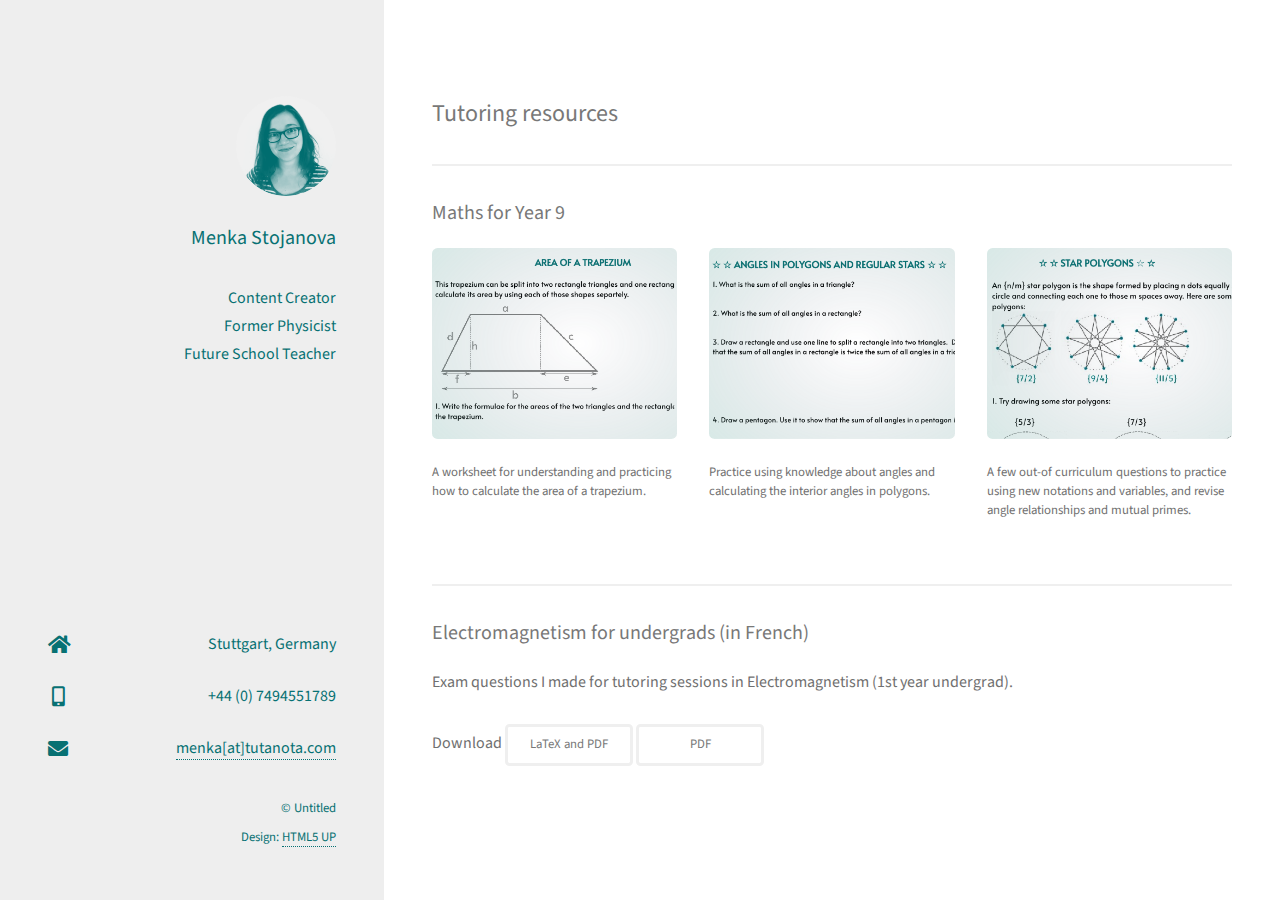
<file: Tutoring.html>
<!DOCTYPE HTML>
<!--
	Strata by HTML5 UP
	html5up.net | @ajlkn
	Free for personal and commercial use under the CCA 3.0 license (html5up.net/license)
-->
<html>
	<head>
		<title>Menka's tutroing stuff</title>
		<meta charset="utf-8" />
		<meta name="viewport" content="width=device-width, initial-scale=1, user-scalable=no" />
		<link rel="stylesheet" href="assets/css/main.css" />
	</head>
	<body class="is-preload">

		<!-- Header -->
			<header id="header">
				<div class="inner">
					<a href="index.html" class="image avatar"><img src="images/mecircle.png" alt="" /></a>
					<h1><strong> Menka Stojanova</strong> </h1><br/>
					Content Creator <br/>
					Former Physicist <br/>
					Future School Teacher<br/><br/>
				</div>
			</header>

		<!-- Main -->
			<div id="main">

				<!-- Two -->
					<section id="two">
						<h2>Tutoring resources </h2>
					</section>
					<section id="three">
						<h3>Maths for Year 9</h3>
						<div class="row">
							<article class="col-4 col-12-xsmall work-item">
								<a href=documents/MathsTutoring/Trapeziums.pdf><span class="image thumb fit"><img src="images/thumbs/trap.png" alt="" /></span></a>
								<p> A worksheet for understanding and practicing how to calculate the area of a trapezium. </p>
							</article>
							<article class="col-4 col-12-xsmall work-item">
								<a href=documents/MathsTutoring/AnglesInPolygons.pdf><span class="image thumb fit"><img src="images/thumbs/pol.png" alt="" /></span></a>
								<p> Practice using knowledge about angles and calculating the interior angles in polygons. </p>
							</article>
							<article class="col-4 col-12-xsmall work-item">
								<a href=documents/MathsTutoring/StarPolygons.pdf><span class="image thumb fit"><img src="images/thumbs/star.png" alt="" /></span></a>
								<p> A few out-of curriculum questions to practice using new notations and variables, and revise angle relationships and mutual primes. </p>
							</article>
						</div>
					</section>
					<section id="four">

							<h3>Electromagnetism for undergrads (in French) </h3>
							Exam questions I made for tutoring sessions in Electromagnetism (1st year undergrad). <br/><br/>
					 	  Download
								<a href="documents/Electromag/Both.zip" class="button small">LaTeX and PDF</a>
								<a href="documents/Electromag/PDF.zip" class="button small">PDF</a>
					</section>

			</div>

			<!-- Footer -->
				<footer id="footer">
					<div class="inner">
					<!--	<ul class="icons">
							<li><a href="#" class="icon brands fa-twitter"><span class="label">Twitter</span></a></li>
							<li><a href="#" class="icon brands fa-github"><span class="label">Github</span></a></li>
							<li><a href="#" class="icon brands fa-dribbble"><span class="label">Dribbble</span></a></li>
							<li><a href="#" class="icon solid fa-envelope"><span class="label">Email</span></a></li>
						</ul> -->

	    			<!-- Stuttgart, 	Germany
						<a class="icon solid fa-home"><span class="label">Twitter</span></a> <br/>
						+44 (0) 7494551789
						<a  class="icon solid fa-mobile-alt"><span class="label">Twitter</span></a> <br/>
						<a href="mailto: menka@tutanota.com"> menka[at]tutanota.com   </a>
						<a class="icon solid fa-envelope"><span class="label">Twitter</span></a> <br/> -->


						<ul class="labeled-icons" spacing="compact">
							<li>
								<h3 class="icon solid fa-home"><span class="label">Address</span></h3>
								Stuttgart, 	Germany
							</li>
							<li>
								<h3 class="icon solid fa-mobile-alt"><span class="label">Phone</span></h3>
								+44 (0) 7494551789
							</li>
							<li>
								<h3 class="icon solid fa-envelope"><span class="label">Email</span></h3>
								<a href="mailto: menka@tutanota.com">menka[at]tutanota.com</a>
							</li>
						</ul>


					<!--	<p style="color:#077173"> <br/>Get in touch: <br/><br/>
							+44 (0) 7494551789 <br/>
							menka@tutanota.com <br/>
						</p>-->
						<ul class="copyright">
							<li>&copy; Untitled</li><li>Design: <a href="http://html5up.net">HTML5 UP</a></li>
						</ul>
					</div>
				</footer>

		<!-- Scripts -->
			<script src="assets/js/jquery.min.js"></script>
			<script src="assets/js/jquery.poptrox.min.js"></script>
			<script src="assets/js/browser.min.js"></script>
			<script src="assets/js/breakpoints.min.js"></script>
			<script src="assets/js/util.js"></script>
			<script src="assets/js/main.js"></script>

	</body>
</html>
</file>
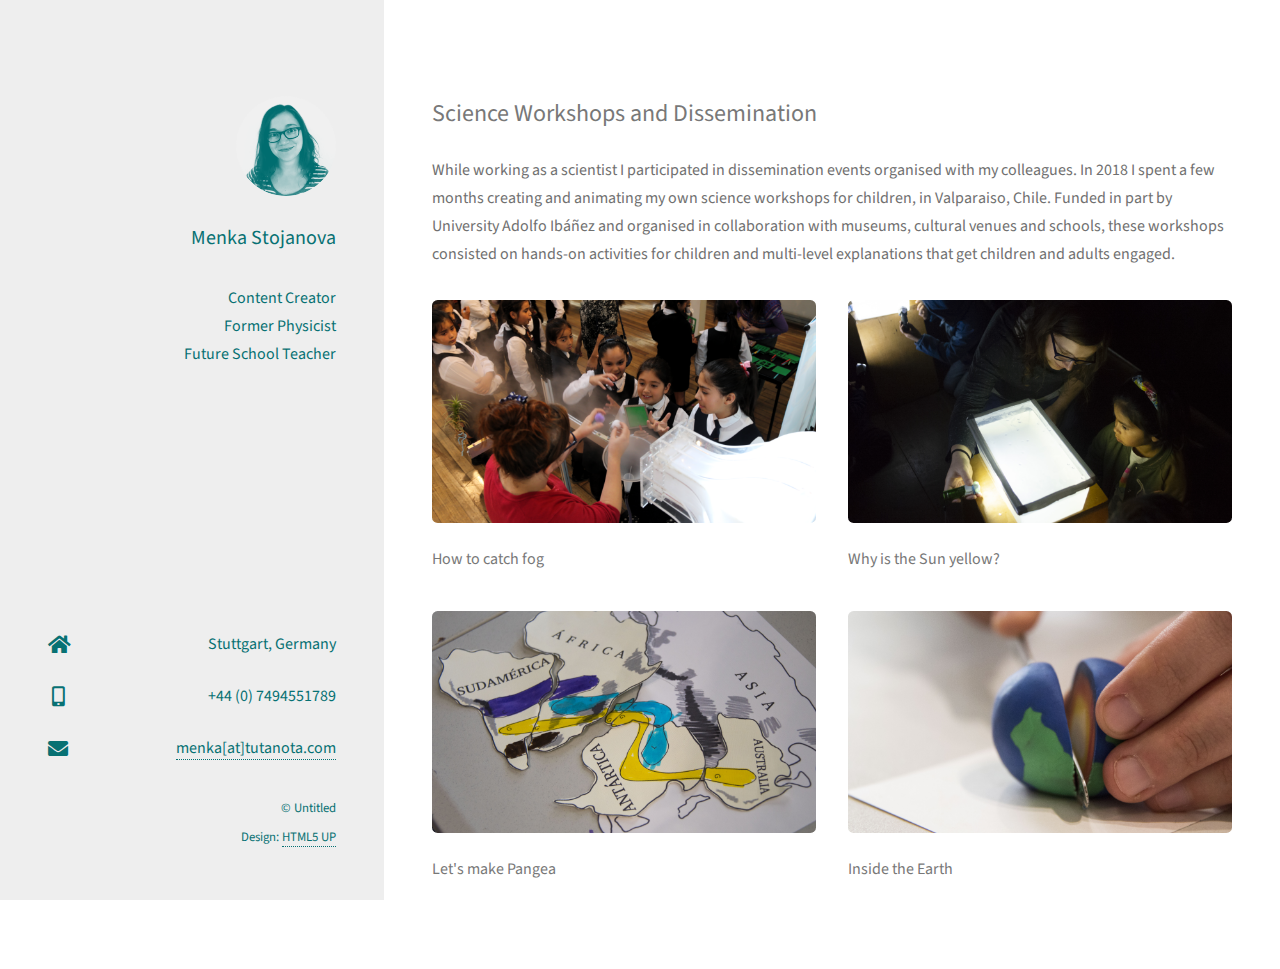
<file: Workshops.html>
<!DOCTYPE HTML>
<!--
	Strata by HTML5 UP
	html5up.net | @ajlkn
	Free for personal and commercial use under the CCA 3.0 license (html5up.net/license)
-->
<html>
	<head>
		<title>Menka's workshops</title>
		<meta charset="utf-8" />
		<meta name="viewport" content="width=device-width, initial-scale=1, user-scalable=no" />
		<link rel="stylesheet" href="assets/css/main.css" />
	</head>
	<body class="is-preload">

		<!-- Header -->
			<header id="header">
				<div class="inner">
					<a href="index.html" class="image avatar"><img src="images/mecircle.png" alt="" /></a>
					<h1><strong> Menka Stojanova</strong> </h1><br/>
					Content Creator <br/>
					Former Physicist <br/>
					Future School Teacher<br/><br/>
				</div>
			</header>

		<!-- Main -->
			<div id="main">


				<!-- Two -->
					<section id="two">
						<h2>Science Workshops and Dissemination</h2>
						<p> While working as a scientist I participated in dissemination events organised with my colleagues.
						In 2018 I spent a few months creating and animating my own science workshops for children, in Valparaiso, Chile.
						Funded in part by University Adolfo Ibáñez and organised in collaboration with museums, cultural venues and schools,
						these workshops consisted on hands-on activities for children and multi-level explanations that get children and adults engaged. </p>

						<div class="row">
							<article class="col-6 col-12-xsmall work-item">
								<a href=Niebla.html><span class="image fit thumb"><img src="images/niebla/00.png" alt="" /></span></a>
								<h3>How to catch fog</h3>
								<p>  </p>
							</article>
							<article class="col-6 col-12-xsmall work-item">
								<a href=Sol.html><span class="image fit thumb"><img src="images/sol/00.png" alt="" /></span></a>
								<h3>Why is the Sun yellow?</h3>
								<p>  </p>
							</article>
							<article class="col-6 col-12-xsmall work-item">
								<a href=Pangea.html><span class="image fit thumb"><img src="images/pangea/04.png" alt="" /></span></a>
								<h3>Let's make Pangea</h3>
								<p>  </p>
							</article>
							<article class="col-6 col-12-xsmall work-item">
								<a href=Tierra.html><span class="image fit thumb"><img src="images/tierra/03.png" alt="" /></span></a>
								<h3>Inside the Earth</h3>
								<p>  </p>
							</article>
						</div>

			</div>

			<!-- Footer -->
				<footer id="footer">
					<div class="inner">
					<!--	<ul class="icons">
							<li><a href="#" class="icon brands fa-twitter"><span class="label">Twitter</span></a></li>
							<li><a href="#" class="icon brands fa-github"><span class="label">Github</span></a></li>
							<li><a href="#" class="icon brands fa-dribbble"><span class="label">Dribbble</span></a></li>
							<li><a href="#" class="icon solid fa-envelope"><span class="label">Email</span></a></li>
						</ul> -->

	    			<!-- Stuttgart, 	Germany
						<a class="icon solid fa-home"><span class="label">Twitter</span></a> <br/>
						+44 (0) 7494551789
						<a  class="icon solid fa-mobile-alt"><span class="label">Twitter</span></a> <br/>
						<a href="mailto: menka@tutanota.com"> menka[at]tutanota.com   </a>
						<a class="icon solid fa-envelope"><span class="label">Twitter</span></a> <br/> -->


						<ul class="labeled-icons" spacing="compact">
							<li>
								<h3 class="icon solid fa-home"><span class="label">Address</span></h3>
								Stuttgart, 	Germany
							</li>
							<li>
								<h3 class="icon solid fa-mobile-alt"><span class="label">Phone</span></h3>
								+44 (0) 7494551789
							</li>
							<li>
								<h3 class="icon solid fa-envelope"><span class="label">Email</span></h3>
								<a href="mailto: menka@tutanota.com">menka[at]tutanota.com</a>
							</li>
						</ul>


					<!--	<p style="color:#077173"> <br/>Get in touch: <br/><br/>
							+44 (0) 7494551789 <br/>
							menka@tutanota.com <br/>
						</p>-->
						<ul class="copyright">
							<li>&copy; Untitled</li><li>Design: <a href="http://html5up.net">HTML5 UP</a></li>
						</ul>
					</div>
				</footer>

		<!-- Scripts -->
			<script src="assets/js/jquery.min.js"></script>
			<script src="assets/js/jquery.poptrox.min.js"></script>
			<script src="assets/js/browser.min.js"></script>
			<script src="assets/js/breakpoints.min.js"></script>
			<script src="assets/js/util.js"></script>
			<script src="assets/js/main.js"></script>

	</body>
</html>
</file>
<file: assets/css/main.css>
@import url("fontawesome-all.min.css");
@import url("https://fonts.googleapis.com/css?family=Source+Sans+Pro:400,400italic");

/*
	Strata by HTML5 UP
	html5up.net | @ajlkn
	Free for personal and commercial use under the CCA 3.0 license (html5up.net/license)
*/

html, body, div, span, applet, object,
iframe, h1, h2, h3, h4, h5, h6, p, blockquote,
pre, a, abbr, acronym, address, big, cite,
code, del, dfn, em, img, ins, kbd, q, s, samp,
small, strike, strong, sub, sup, tt, var, b,
u, i, center, dl, dt, dd, ol, ul, li, fieldset,
form, label, legend, table, caption, tbody,
tfoot, thead, tr, th, td, article, aside,
canvas, details, embed, figure, figcaption,
footer, header, hgroup, menu, nav, output, ruby,
section, summary, time, mark, audio, video {
	margin: 0;
	padding: 0;
	border: 0;
	font-size: 100%;
	font: inherit;
	vertical-align: baseline;}

article, aside, details, figcaption, figure,
footer, header, hgroup, menu, nav, section {
	display: block;}

body {
	line-height: 1;
}

ol, ul {
	list-style: none;
}

blockquote, q {
	quotes: none;
}

	blockquote:before, blockquote:after, q:before, q:after {
		content: '';
		content: none;
	}

table {
	border-collapse: collapse;
	border-spacing: 0;
}

body {
	-webkit-text-size-adjust: none;
}

mark {
	background-color: transparent;
	color: inherit;
}

input::-moz-focus-inner {
	border: 0;
	padding: 0;
}

input, select, textarea {
	-moz-appearance: none;
	-webkit-appearance: none;
	-ms-appearance: none;
	appearance: none;
}










@media screen and (max-width: 1800px) {

	big {  /* or .call em, but you should aim for consistency in your styling */
    	font-style: normal;
    	font-size: 200%;
	}
}

@media screen and (max-width: 600px) {

	big {  /* or .call em, but you should aim for consistency in your styling */
    	font-style: normal;
    	font-size: 150%;
	}
}





/* Basic */

	html {
		box-sizing: border-box;
	}

	*, *:before, *:after {
		box-sizing: inherit;
	}

	body {
		background: #fff;
	}

		body.is-preload *, body.is-preload *:before, body.is-preload *:after {
			-moz-animation: none !important;
			-webkit-animation: none !important;
			-ms-animation: none !important;
			animation: none !important;
			-moz-transition: none !important;
			-webkit-transition: none !important;
			-ms-transition: none !important;
			transition: none !important;
		}

	body, input, select, textarea {
		color: #707070;
		font-family: "Source Sans Pro", Helvetica, sans-serif;
		font-size: 16pt;
		font-weight: 400;
		line-height: 1.75em;
	}

	a {
		-moz-transition: color 0.2s ease-in-out, border-color 0.2s ease-in-out;
		-webkit-transition: color 0.2s ease-in-out, border-color 0.2s ease-in-out;
		-ms-transition: color 0.2s ease-in-out, border-color 0.2s ease-in-out;
		transition: color 0.2s ease-in-out, border-color 0.2s ease-in-out;
		border-bottom: dotted 1px;
		color: #49bf9d;
		text-decoration: none;
	}

		a:hover {
			border-bottom-color: transparent;
			color: #49bf9d !important;
			text-decoration: none;
		}

	strong, b {
		color: #787878;
		font-weight: 400;
	}

	em, i {
		font-style: italic;
	}

	p {
		margin: 0 0 2em 0;
	}

	h1, h2, h3, h4, h5, h6 {
		color: #787878;
		font-weight: 400;
		line-height: 1em;
		margin: 0 0 1em 0;
	}

		h1 a, h2 a, h3 a, h4 a, h5 a, h6 a {
			color: inherit;
			text-decoration: none;
		}

	h1 {
		font-size: 2em;
		line-height: 1.5em;
	}

	h2 {
		font-size: 1.5em;
		line-height: 1.5em;
	}

	h3 {
		font-size: 1.25em;
		line-height: 1.5em;
	}

	h4 {
		font-size: 1.1em;
		line-height: 1.5em;
	}

	h5 {
		font-size: 0.9em;
		line-height: 1.5em;
	}

	h6 {
		font-size: 0.7em;
		line-height: 1.5em;
	}

	sub {
		font-size: 0.8em;
		position: relative;
		top: 0.5em;
	}

	sup {
		font-size: 0.8em;
		position: relative;
		top: -0.5em;
	}

	hr {
		border: 0;
		border-bottom: solid 2px #efefef;
		margin: 2em 0;
	}

		hr.major {
			margin: 3em 0;
		}

	blockquote {
		border-left: solid 6px #efefef;
		font-style: italic;
		margin: 0 0 2em 0;
		padding: 0.5em 0 0.5em 1.5em;
	}

	code {
		background: #f7f7f7;
		border-radius: 0.35em;
		border: solid 2px #efefef;
		font-family: "Courier New", monospace;
		font-size: 0.9em;
		margin: 0 0.25em;
		padding: 0.25em 0.65em;
	}

	pre {
		-webkit-overflow-scrolling: touch;
		font-family: "Courier New", monospace;
		font-size: 0.9em;
		margin: 0 0 2em 0;
	}

		pre code {
			display: block;
			line-height: 1.75em;
			padding: 1em 1.5em;
			overflow-x: auto;
		}

	.align-left {
		text-align: left;
	}

	.align-center {
		text-align: center;
	}

	.align-right {
		text-align: right;
	}

/* Container */

	.container {
		margin: 0 auto;
		max-width: calc(100% - 4em);
		width: 100%;
	}

		.container.xsmall {
			width: 25%;
		}

		.container.small {
			width: 50%;
		}

		.container.medium {
			width: 75%;
		}

		.container.large {
			width: 125%;
		}

		.container.xlarge {
			width: 150%;
		}

		.container.max {
			width: 100%;
		}

		@media screen and (max-width: 980px) {

			.container {
				width: 100% !important;
				max-width: 100% !important;
			}

		}

		@media screen and (max-width: 480px) {

			.container {
				max-width: calc(100% - 3em);
			}

		}

/* Row */

	.row {
		display: flex;
		flex-wrap: wrap;
		box-sizing: border-box;
		align-items: stretch;
	}

		.row > * {
			box-sizing: border-box;
		}

		.row.gtr-uniform > * > :last-child {
			margin-bottom: 0;
		}

		.row.aln-left {
			justify-content: flex-start;
		}

		.row.aln-center {
			justify-content: center;
		}

		.row.aln-right {
			justify-content: flex-end;
		}

		.row.aln-top {
			align-items: flex-start;
		}

		.row.aln-middle {
			align-items: center;
		}

		.row.aln-bottom {
			align-items: flex-end;
		}

		.row > .imp {
			order: -1;
		}

		.row > .col-1 {
			width: 8.33333%;
		}

		.row > .off-1 {
			margin-left: 8.33333%;
		}

		.row > .col-2 {
			width: 16.66667%;
		}

		.row > .off-2 {
			margin-left: 16.66667%;
		}

		.row > .col-3 {
			width: 25%;
		}

		.row > .off-3 {
			margin-left: 25%;
		}

		.row > .col-4 {
			width: 33.33333%;
		}

		.row > .off-4 {
			margin-left: 33.33333%;
		}

		.row > .col-5 {
			width: 41.66667%;
		}

		.row > .off-5 {
			margin-left: 41.66667%;
		}

		.row > .col-6 {
			width: 50%;
		}

		.row > .off-6 {
			margin-left: 50%;
		}

		.row > .col-7 {
			width: 58.33333%;
		}

		.row > .off-7 {
			margin-left: 58.33333%;
		}

		.row > .col-8 {
			width: 66.66667%;
		}

		.row > .off-8 {
			margin-left: 66.66667%;
		}

		.row > .col-9 {
			width: 75%;
		}

		.row > .off-9 {
			margin-left: 75%;
		}

		.row > .col-10 {
			width: 83.33333%;
		}

		.row > .off-10 {
			margin-left: 83.33333%;
		}

		.row > .col-11 {
			width: 91.66667%;
		}

		.row > .off-11 {
			margin-left: 91.66667%;
		}

		.row > .col-12 {
			width: 100%;
		}

		.row > .off-12 {
			margin-left: 100%;
		}

		.row.gtr-0 {
			margin-top: 0;
			margin-left: 0em;
		}

			.row.gtr-0 > * {
				padding: 0 0 0 0em;
			}

			.row.gtr-0.gtr-uniform {
				margin-top: 0em;
			}

				.row.gtr-0.gtr-uniform > * {
					padding-top: 0em;
				}

		.row.gtr-25 {
			margin-top: 0;
			margin-left: -0.625em;
		}

			.row.gtr-25 > * {
				padding: 0 0 0 0.625em;
			}

			.row.gtr-25.gtr-uniform {
				margin-top: -0.625em;
			}

				.row.gtr-25.gtr-uniform > * {
					padding-top: 0.625em;
				}

		.row.gtr-50 {
			margin-top: 0;
			margin-left: -1.25em;
		}

			.row.gtr-50 > * {
				padding: 0 0 0 1.25em;
			}

			.row.gtr-50.gtr-uniform {
				margin-top: -1.25em;
			}

				.row.gtr-50.gtr-uniform > * {
					padding-top: 1.25em;
				}

		.row {
			margin-top: 0;
			margin-left: -2.5em;
		}

			.row > * {
				padding: 0 0 0 2.5em;
			}

			.row.gtr-uniform {
				margin-top: -2.5em;
			}

				.row.gtr-uniform > * {
					padding-top: 2.5em;
				}

		.row.gtr-150 {
			margin-top: 0;
			margin-left: -3.75em;
		}

			.row.gtr-150 > * {
				padding: 0 0 0 3.75em;
			}

			.row.gtr-150.gtr-uniform {
				margin-top: -3.75em;
			}

				.row.gtr-150.gtr-uniform > * {
					padding-top: 3.75em;
				}

		.row.gtr-200 {
			margin-top: 0;
			margin-left: -5em;
		}

			.row.gtr-200 > * {
				padding: 0 0 0 5em;
			}

			.row.gtr-200.gtr-uniform {
				margin-top: -5em;
			}

				.row.gtr-200.gtr-uniform > * {
					padding-top: 5em;
				}

		@media screen and (max-width: 1800px) {

			.row {
				display: flex;
				flex-wrap: wrap;
				box-sizing: border-box;
				align-items: stretch;
			}

				.row > * {
					box-sizing: border-box;
				}

				.row.gtr-uniform > * > :last-child {
					margin-bottom: 0;
				}

				.row.aln-left {
					justify-content: flex-start;
				}

				.row.aln-center {
					justify-content: center;
				}

				.row.aln-right {
					justify-content: flex-end;
				}

				.row.aln-top {
					align-items: flex-start;
				}

				.row.aln-middle {
					align-items: center;
				}

				.row.aln-bottom {
					align-items: flex-end;
				}

				.row > .imp-xlarge {
					order: -1;
				}

				.row > .col-1-xlarge {
					width: 8.33333%;
				}

				.row > .off-1-xlarge {
					margin-left: 8.33333%;
				}

				.row > .col-2-xlarge {
					width: 16.66667%;
				}

				.row > .off-2-xlarge {
					margin-left: 16.66667%;
				}

				.row > .col-3-xlarge {
					width: 25%;
				}

				.row > .off-3-xlarge {
					margin-left: 25%;
				}

				.row > .col-4-xlarge {
					width: 33.33333%;
				}

				.row > .off-4-xlarge {
					margin-left: 33.33333%;
				}

				.row > .col-5-xlarge {
					width: 41.66667%;
				}

				.row > .off-5-xlarge {
					margin-left: 41.66667%;
				}

				.row > .col-6-xlarge {
					width: 50%;
				}

				.row > .off-6-xlarge {
					margin-left: 50%;
				}

				.row > .col-7-xlarge {
					width: 58.33333%;
				}

				.row > .off-7-xlarge {
					margin-left: 58.33333%;
				}

				.row > .col-8-xlarge {
					width: 66.66667%;
				}

				.row > .off-8-xlarge {
					margin-left: 66.66667%;
				}

				.row > .col-9-xlarge {
					width: 75%;
				}

				.row > .off-9-xlarge {
					margin-left: 75%;
				}

				.row > .col-10-xlarge {
					width: 83.33333%;
				}

				.row > .off-10-xlarge {
					margin-left: 83.33333%;
				}

				.row > .col-11-xlarge {
					width: 91.66667%;
				}

				.row > .off-11-xlarge {
					margin-left: 91.66667%;
				}

				.row > .col-12-xlarge {
					width: 100%;
				}

				.row > .off-12-xlarge {
					margin-left: 100%;
				}

				.row.gtr-0 {
					margin-top: 0;
					margin-left: 0em;
				}

					.row.gtr-0 > * {
						padding: 0 0 0 0em;
					}

					.row.gtr-0.gtr-uniform {
						margin-top: 0em;
					}

						.row.gtr-0.gtr-uniform > * {
							padding-top: 0em;
						}

				.row.gtr-25 {
					margin-top: 0;
					margin-left: -0.625em;
				}

					.row.gtr-25 > * {
						padding: 0 0 0 0.625em;
					}

					.row.gtr-25.gtr-uniform {
						margin-top: -0.625em;
					}

						.row.gtr-25.gtr-uniform > * {
							padding-top: 0.625em;
						}

				.row.gtr-50 {
					margin-top: 0;
					margin-left: -1.25em;
				}

					.row.gtr-50 > * {
						padding: 0 0 0 1.25em;
					}

					.row.gtr-50.gtr-uniform {
						margin-top: -1.25em;
					}

						.row.gtr-50.gtr-uniform > * {
							padding-top: 1.25em;
						}

				.row {
					margin-top: 0;
					margin-left: -2.5em;
				}

					.row > * {
						padding: 0 0 0 2.5em;
					}

					.row.gtr-uniform {
						margin-top: -2.5em;
					}

						.row.gtr-uniform > * {
							padding-top: 2.5em;
						}

				.row.gtr-150 {
					margin-top: 0;
					margin-left: -3.75em;
				}

					.row.gtr-150 > * {
						padding: 0 0 0 3.75em;
					}

					.row.gtr-150.gtr-uniform {
						margin-top: -3.75em;
					}

						.row.gtr-150.gtr-uniform > * {
							padding-top: 3.75em;
						}

				.row.gtr-200 {
					margin-top: 0;
					margin-left: -5em;
				}

					.row.gtr-200 > * {
						padding: 0 0 0 5em;
					}

					.row.gtr-200.gtr-uniform {
						margin-top: -5em;
					}

						.row.gtr-200.gtr-uniform > * {
							padding-top: 5em;
						}

		}

		@media screen and (max-width: 1280px) {

			.row {
				display: flex;
				flex-wrap: wrap;
				box-sizing: border-box;
				align-items: stretch;
			}

				.row > * {
					box-sizing: border-box;
				}

				.row.gtr-uniform > * > :last-child {
					margin-bottom: 0;
				}

				.row.aln-left {
					justify-content: flex-start;
				}

				.row.aln-center {
					justify-content: center;
				}

				.row.aln-right {
					justify-content: flex-end;
				}

				.row.aln-top {
					align-items: flex-start;
				}

				.row.aln-middle {
					align-items: center;
				}

				.row.aln-bottom {
					align-items: flex-end;
				}

				.row > .imp-large {
					order: -1;
				}

				.row > .col-1-large {
					width: 8.33333%;
				}

				.row > .off-1-large {
					margin-left: 8.33333%;
				}

				.row > .col-2-large {
					width: 16.66667%;
				}

				.row > .off-2-large {
					margin-left: 16.66667%;
				}

				.row > .col-3-large {
					width: 25%;
				}

				.row > .off-3-large {
					margin-left: 25%;
				}

				.row > .col-4-large {
					width: 33.33333%;
				}

				.row > .off-4-large {
					margin-left: 33.33333%;
				}

				.row > .col-5-large {
					width: 41.66667%;
				}

				.row > .off-5-large {
					margin-left: 41.66667%;
				}

				.row > .col-6-large {
					width: 50%;
				}

				.row > .off-6-large {
					margin-left: 50%;
				}

				.row > .col-7-large {
					width: 58.33333%;
				}

				.row > .off-7-large {
					margin-left: 58.33333%;
				}

				.row > .col-8-large {
					width: 66.66667%;
				}

				.row > .off-8-large {
					margin-left: 66.66667%;
				}

				.row > .col-9-large {
					width: 75%;
				}

				.row > .off-9-large {
					margin-left: 75%;
				}

				.row > .col-10-large {
					width: 83.33333%;
				}

				.row > .off-10-large {
					margin-left: 83.33333%;
				}

				.row > .col-11-large {
					width: 91.66667%;
				}

				.row > .off-11-large {
					margin-left: 91.66667%;
				}

				.row > .col-12-large {
					width: 100%;
				}

				.row > .off-12-large {
					margin-left: 100%;
				}

				.row.gtr-0 {
					margin-top: 0;
					margin-left: 0em;
				}

					.row.gtr-0 > * {
						padding: 0 0 0 0em;
					}

					.row.gtr-0.gtr-uniform {
						margin-top: 0em;
					}

						.row.gtr-0.gtr-uniform > * {
							padding-top: 0em;
						}

				.row.gtr-25 {
					margin-top: 0;
					margin-left: -0.5em;
				}

					.row.gtr-25 > * {
						padding: 0 0 0 0.5em;
					}

					.row.gtr-25.gtr-uniform {
						margin-top: -0.5em;
					}

						.row.gtr-25.gtr-uniform > * {
							padding-top: 0.5em;
						}

				.row.gtr-50 {
					margin-top: 0;
					margin-left: -1em;
				}

					.row.gtr-50 > * {
						padding: 0 0 0 1em;
					}

					.row.gtr-50.gtr-uniform {
						margin-top: -1em;
					}

						.row.gtr-50.gtr-uniform > * {
							padding-top: 1em;
						}

				.row {
					margin-top: 0;
					margin-left: -2em;
				}

					.row > * {
						padding: 0 0 0 2em;
					}

					.row.gtr-uniform {
						margin-top: -2em;
					}

						.row.gtr-uniform > * {
							padding-top: 2em;
						}

				.row.gtr-150 {
					margin-top: 0;
					margin-left: -3em;
				}

					.row.gtr-150 > * {
						padding: 0 0 0 3em;
					}

					.row.gtr-150.gtr-uniform {
						margin-top: -3em;
					}

						.row.gtr-150.gtr-uniform > * {
							padding-top: 3em;
						}

				.row.gtr-200 {
					margin-top: 0;
					margin-left: -4em;
				}

					.row.gtr-200 > * {
						padding: 0 0 0 4em;
					}

					.row.gtr-200.gtr-uniform {
						margin-top: -4em;
					}

						.row.gtr-200.gtr-uniform > * {
							padding-top: 4em;
						}

		}

		@media screen and (max-width: 980px) {

			.row {
				display: flex;
				flex-wrap: wrap;
				box-sizing: border-box;
				align-items: stretch;
			}

				.row > * {
					box-sizing: border-box;
				}

				.row.gtr-uniform > * > :last-child {
					margin-bottom: 0;
				}

				.row.aln-left {
					justify-content: flex-start;
				}

				.row.aln-center {
					justify-content: center;
				}

				.row.aln-right {
					justify-content: flex-end;
				}

				.row.aln-top {
					align-items: flex-start;
				}

				.row.aln-middle {
					align-items: center;
				}

				.row.aln-bottom {
					align-items: flex-end;
				}

				.row > .imp-medium {
					order: -1;
				}

				.row > .col-1-medium {
					width: 8.33333%;
				}

				.row > .off-1-medium {
					margin-left: 8.33333%;
				}

				.row > .col-2-medium {
					width: 16.66667%;
				}

				.row > .off-2-medium {
					margin-left: 16.66667%;
				}

				.row > .col-3-medium {
					width: 25%;
				}

				.row > .off-3-medium {
					margin-left: 25%;
				}

				.row > .col-4-medium {
					width: 33.33333%;
				}

				.row > .off-4-medium {
					margin-left: 33.33333%;
				}

				.row > .col-5-medium {
					width: 41.66667%;
				}

				.row > .off-5-medium {
					margin-left: 41.66667%;
				}

				.row > .col-6-medium {
					width: 50%;
				}

				.row > .off-6-medium {
					margin-left: 50%;
				}

				.row > .col-7-medium {
					width: 58.33333%;
				}

				.row > .off-7-medium {
					margin-left: 58.33333%;
				}

				.row > .col-8-medium {
					width: 66.66667%;
				}

				.row > .off-8-medium {
					margin-left: 66.66667%;
				}

				.row > .col-9-medium {
					width: 75%;
				}

				.row > .off-9-medium {
					margin-left: 75%;
				}

				.row > .col-10-medium {
					width: 83.33333%;
				}

				.row > .off-10-medium {
					margin-left: 83.33333%;
				}

				.row > .col-11-medium {
					width: 91.66667%;
				}

				.row > .off-11-medium {
					margin-left: 91.66667%;
				}

				.row > .col-12-medium {
					width: 100%;
				}

				.row > .off-12-medium {
					margin-left: 100%;
				}

				.row.gtr-0 {
					margin-top: 0;
					margin-left: 0em;
				}

					.row.gtr-0 > * {
						padding: 0 0 0 0em;
					}

					.row.gtr-0.gtr-uniform {
						margin-top: 0em;
					}

						.row.gtr-0.gtr-uniform > * {
							padding-top: 0em;
						}

				.row.gtr-25 {
					margin-top: 0;
					margin-left: -0.5em;
				}

					.row.gtr-25 > * {
						padding: 0 0 0 0.5em;
					}

					.row.gtr-25.gtr-uniform {
						margin-top: -0.5em;
					}

						.row.gtr-25.gtr-uniform > * {
							padding-top: 0.5em;
						}

				.row.gtr-50 {
					margin-top: 0;
					margin-left: -1em;
				}

					.row.gtr-50 > * {
						padding: 0 0 0 1em;
					}

					.row.gtr-50.gtr-uniform {
						margin-top: -1em;
					}

						.row.gtr-50.gtr-uniform > * {
							padding-top: 1em;
						}

				.row {
					margin-top: 0;
					margin-left: -2em;
				}

					.row > * {
						padding: 0 0 0 2em;
					}

					.row.gtr-uniform {
						margin-top: -2em;
					}

						.row.gtr-uniform > * {
							padding-top: 2em;
						}

				.row.gtr-150 {
					margin-top: 0;
					margin-left: -3em;
				}

					.row.gtr-150 > * {
						padding: 0 0 0 3em;
					}

					.row.gtr-150.gtr-uniform {
						margin-top: -3em;
					}

						.row.gtr-150.gtr-uniform > * {
							padding-top: 3em;
						}

				.row.gtr-200 {
					margin-top: 0;
					margin-left: -4em;
				}

					.row.gtr-200 > * {
						padding: 0 0 0 4em;
					}

					.row.gtr-200.gtr-uniform {
						margin-top: -4em;
					}

						.row.gtr-200.gtr-uniform > * {
							padding-top: 4em;
						}

		}

		@media screen and (max-width: 736px) {

			.row {
				display: flex;
				flex-wrap: wrap;
				box-sizing: border-box;
				align-items: stretch;
			}

				.row > * {
					box-sizing: border-box;
				}

				.row.gtr-uniform > * > :last-child {
					margin-bottom: 0;
				}

				.row.aln-left {
					justify-content: flex-start;
				}

				.row.aln-center {
					justify-content: center;
				}

				.row.aln-right {
					justify-content: flex-end;
				}

				.row.aln-top {
					align-items: flex-start;
				}

				.row.aln-middle {
					align-items: center;
				}

				.row.aln-bottom {
					align-items: flex-end;
				}

				.row > .imp-small {
					order: -1;
				}

				.row > .col-1-small {
					width: 8.33333%;
				}

				.row > .off-1-small {
					margin-left: 8.33333%;
				}

				.row > .col-2-small {
					width: 16.66667%;
				}

				.row > .off-2-small {
					margin-left: 16.66667%;
				}

				.row > .col-3-small {
					width: 25%;
				}

				.row > .off-3-small {
					margin-left: 25%;
				}

				.row > .col-4-small {
					width: 33.33333%;
				}

				.row > .off-4-small {
					margin-left: 33.33333%;
				}

				.row > .col-5-small {
					width: 41.66667%;
				}

				.row > .off-5-small {
					margin-left: 41.66667%;
				}

				.row > .col-6-small {
					width: 50%;
				}

				.row > .off-6-small {
					margin-left: 50%;
				}

				.row > .col-7-small {
					width: 58.33333%;
				}

				.row > .off-7-small {
					margin-left: 58.33333%;
				}

				.row > .col-8-small {
					width: 66.66667%;
				}

				.row > .off-8-small {
					margin-left: 66.66667%;
				}

				.row > .col-9-small {
					width: 75%;
				}

				.row > .off-9-small {
					margin-left: 75%;
				}

				.row > .col-10-small {
					width: 83.33333%;
				}

				.row > .off-10-small {
					margin-left: 83.33333%;
				}

				.row > .col-11-small {
					width: 91.66667%;
				}

				.row > .off-11-small {
					margin-left: 91.66667%;
				}

				.row > .col-12-small {
					width: 100%;
				}

				.row > .off-12-small {
					margin-left: 100%;
				}

				.row.gtr-0 {
					margin-top: 0;
					margin-left: 0em;
				}

					.row.gtr-0 > * {
						padding: 0 0 0 0em;
					}

					.row.gtr-0.gtr-uniform {
						margin-top: 0em;
					}

						.row.gtr-0.gtr-uniform > * {
							padding-top: 0em;
						}

				.row.gtr-25 {
					margin-top: 0;
					margin-left: -0.375em;
				}

					.row.gtr-25 > * {
						padding: 0 0 0 0.375em;
					}

					.row.gtr-25.gtr-uniform {
						margin-top: -0.375em;
					}

						.row.gtr-25.gtr-uniform > * {
							padding-top: 0.375em;
						}

				.row.gtr-50 {
					margin-top: 0;
					margin-left: -0.75em;
				}

					.row.gtr-50 > * {
						padding: 0 0 0 0.75em;
					}

					.row.gtr-50.gtr-uniform {
						margin-top: -0.75em;
					}

						.row.gtr-50.gtr-uniform > * {
							padding-top: 0.75em;
						}

				.row {
					margin-top: 0;
					margin-left: -1.5em;
				}

					.row > * {
						padding: 0 0 0 1.5em;
					}

					.row.gtr-uniform {
						margin-top: -1.5em;
					}

						.row.gtr-uniform > * {
							padding-top: 1.5em;
						}

				.row.gtr-150 {
					margin-top: 0;
					margin-left: -2.25em;
				}

					.row.gtr-150 > * {
						padding: 0 0 0 2.25em;
					}

					.row.gtr-150.gtr-uniform {
						margin-top: -2.25em;
					}

						.row.gtr-150.gtr-uniform > * {
							padding-top: 2.25em;
						}

				.row.gtr-200 {
					margin-top: 0;
					margin-left: -3em;
				}

					.row.gtr-200 > * {
						padding: 0 0 0 3em;
					}

					.row.gtr-200.gtr-uniform {
						margin-top: -3em;
					}

						.row.gtr-200.gtr-uniform > * {
							padding-top: 3em;
						}

		}

		@media screen and (max-width: 480px) {

			.row {
				display: flex;
				flex-wrap: wrap;
				box-sizing: border-box;
				align-items: stretch;
			}

				.row > * {
					box-sizing: border-box;
				}

				.row.gtr-uniform > * > :last-child {
					margin-bottom: 0;
				}

				.row.aln-left {
					justify-content: flex-start;
				}

				.row.aln-center {
					justify-content: center;
				}

				.row.aln-right {
					justify-content: flex-end;
				}

				.row.aln-top {
					align-items: flex-start;
				}

				.row.aln-middle {
					align-items: center;
				}

				.row.aln-bottom {
					align-items: flex-end;
				}

				.row > .imp-xsmall {
					order: -1;
				}

				.row > .col-1-xsmall {
					width: 8.33333%;
				}

				.row > .off-1-xsmall {
					margin-left: 8.33333%;
				}

				.row > .col-2-xsmall {
					width: 16.66667%;
				}

				.row > .off-2-xsmall {
					margin-left: 16.66667%;
				}

				.row > .col-3-xsmall {
					width: 25%;
				}

				.row > .off-3-xsmall {
					margin-left: 25%;
				}

				.row > .col-4-xsmall {
					width: 33.33333%;
				}

				.row > .off-4-xsmall {
					margin-left: 33.33333%;
				}

				.row > .col-5-xsmall {
					width: 41.66667%;
				}

				.row > .off-5-xsmall {
					margin-left: 41.66667%;
				}

				.row > .col-6-xsmall {
					width: 50%;
				}

				.row > .off-6-xsmall {
					margin-left: 50%;
				}

				.row > .col-7-xsmall {
					width: 58.33333%;
				}

				.row > .off-7-xsmall {
					margin-left: 58.33333%;
				}

				.row > .col-8-xsmall {
					width: 66.66667%;
				}

				.row > .off-8-xsmall {
					margin-left: 66.66667%;
				}

				.row > .col-9-xsmall {
					width: 75%;
				}

				.row > .off-9-xsmall {
					margin-left: 75%;
				}

				.row > .col-10-xsmall {
					width: 83.33333%;
				}

				.row > .off-10-xsmall {
					margin-left: 83.33333%;
				}

				.row > .col-11-xsmall {
					width: 91.66667%;
				}

				.row > .off-11-xsmall {
					margin-left: 91.66667%;
				}

				.row > .col-12-xsmall {
					width: 100%;
				}

				.row > .off-12-xsmall {
					margin-left: 100%;
				}

				.row.gtr-0 {
					margin-top: 0;
					margin-left: 0em;
				}

					.row.gtr-0 > * {
						padding: 0 0 0 0em;
					}

					.row.gtr-0.gtr-uniform {
						margin-top: 0em;
					}

						.row.gtr-0.gtr-uniform > * {
							padding-top: 0em;
						}

				.row.gtr-25 {
					margin-top: 0;
					margin-left: -0.375em;
				}

					.row.gtr-25 > * {
						padding: 0 0 0 0.375em;
					}

					.row.gtr-25.gtr-uniform {
						margin-top: -0.375em;
					}

						.row.gtr-25.gtr-uniform > * {
							padding-top: 0.375em;
						}

				.row.gtr-50 {
					margin-top: 0;
					margin-left: -0.75em;
				}

					.row.gtr-50 > * {
						padding: 0 0 0 0.75em;
					}

					.row.gtr-50.gtr-uniform {
						margin-top: -0.75em;
					}

						.row.gtr-50.gtr-uniform > * {
							padding-top: 0.75em;
						}

				.row {
					margin-top: 0;
					margin-left: -1.5em;
				}

					.row > * {
						padding: 0 0 0 1.5em;
					}

					.row.gtr-uniform {
						margin-top: -1.5em;
					}

						.row.gtr-uniform > * {
							padding-top: 1.5em;
						}

				.row.gtr-150 {
					margin-top: 0;
					margin-left: -2.25em;
				}

					.row.gtr-150 > * {
						padding: 0 0 0 2.25em;
					}

					.row.gtr-150.gtr-uniform {
						margin-top: -2.25em;
					}

						.row.gtr-150.gtr-uniform > * {
							padding-top: 2.25em;
						}

				.row.gtr-200 {
					margin-top: 0;
					margin-left: -3em;
				}

					.row.gtr-200 > * {
						padding: 0 0 0 3em;
					}

					.row.gtr-200.gtr-uniform {
						margin-top: -3em;
					}

						.row.gtr-200.gtr-uniform > * {
							padding-top: 3em;
						}

		}

/* Section/Article */

	section.special, article.special {
		text-align: center;
	}

	header p {
		color: #b2b2b2;
		position: relative;
		margin: 0 0 1.5em 0;
	}

	header h2 + p {
		font-size: 1.25em;
		margin-top: -1em;
		line-height: 1.5em;
	}

	header h3 + p {
		font-size: 1.1em;
		margin-top: -0.8em;
		line-height: 1.5em;
	}

	header h4 + p,
	header h5 + p,
	header h6 + p {
		font-size: 0.9em;
		margin-top: -0.6em;
		line-height: 1.5em;
	}

	header.major h2 {
		font-size: 2em;
	}

/* Form */

	form {
		margin: 0 0 2em 0;
	}

	label {
		color: #787878;
		display: block;
		font-size: 0.9em;
		font-weight: 400;
		margin: 0 0 1em 0;
	}

	input[type="text"],
	input[type="password"],
	input[type="email"],
	select,
	textarea {
		-moz-appearance: none;
		-webkit-appearance: none;
		-ms-appearance: none;
		appearance: none;
		background: #f7f7f7;
		border-radius: 0.35em;
		border: solid 2px transparent;
		color: inherit;
		display: block;
		outline: 0;
		padding: 0 0.75em;
		text-decoration: none;
		width: 100%;
	}

		input[type="text"]:invalid,
		input[type="password"]:invalid,
		input[type="email"]:invalid,
		select:invalid,
		textarea:invalid {
			box-shadow: none;
		}

		input[type="text"]:focus,
		input[type="password"]:focus,
		input[type="email"]:focus,
		select:focus,
		textarea:focus {
			border-color: #49bf9d;
		}

	select {
		background-image: url("data:image/svg+xml;charset=utf8,%3Csvg xmlns='http://www.w3.org/2000/svg' width='40' height='40' preserveAspectRatio='none' viewBox='0 0 40 40'%3E%3Cpath d='M9.4,12.3l10.4,10.4l10.4-10.4c0.2-0.2,0.5-0.4,0.9-0.4c0.3,0,0.6,0.1,0.9,0.4l3.3,3.3c0.2,0.2,0.4,0.5,0.4,0.9 c0,0.4-0.1,0.6-0.4,0.9L20.7,31.9c-0.2,0.2-0.5,0.4-0.9,0.4c-0.3,0-0.6-0.1-0.9-0.4L4.3,17.3c-0.2-0.2-0.4-0.5-0.4-0.9 c0-0.4,0.1-0.6,0.4-0.9l3.3-3.3c0.2-0.2,0.5-0.4,0.9-0.4S9.1,12.1,9.4,12.3z' fill='%23dfdfdf' /%3E%3C/svg%3E");
		background-size: 1.25rem;
		background-repeat: no-repeat;
		background-position: calc(100% - 1rem) center;
		height: 2.75em;
		padding-right: 2.75em;
		text-overflow: ellipsis;
	}

		select option {
			color: #787878;
			background: #fff;
		}

		select:focus::-ms-value {
			background-color: transparent;
		}

		select::-ms-expand {
			display: none;
		}

	input[type="text"],
	input[type="password"],
	input[type="email"],
	select {
		height: 2.75em;
	}

	textarea {
		padding: 0.75em;
	}

	input[type="checkbox"],
	input[type="radio"] {
		-moz-appearance: none;
		-webkit-appearance: none;
		-ms-appearance: none;
		appearance: none;
		display: block;
		float: left;
		margin-right: -2em;
		opacity: 0;
		width: 1em;
		z-index: -1;
	}

		input[type="checkbox"] + label,
		input[type="radio"] + label {
			text-decoration: none;
			color: #707070;
			cursor: pointer;
			display: inline-block;
			font-size: 1em;
			font-weight: 400;
			padding-left: 2.4em;
			padding-right: 0.75em;
			position: relative;
		}

			input[type="checkbox"] + label:before,
			input[type="radio"] + label:before {
				-moz-osx-font-smoothing: grayscale;
				-webkit-font-smoothing: antialiased;
				display: inline-block;
				font-style: normal;
				font-variant: normal;
				text-rendering: auto;
				line-height: 1;
				text-transform: none !important;
				font-family: 'Font Awesome 5 Free';
				font-weight: 900;
			}

			input[type="checkbox"] + label:before,
			input[type="radio"] + label:before {
				background: #f7f7f7;
				border-radius: 0.35em;
				border: solid 2px transparent;
				content: '';
				display: inline-block;
				font-size: 0.8em;
				height: 2.0625em;
				left: 0;
				line-height: 1.85625em;
				position: absolute;
				text-align: center;
				top: 0;
				width: 2.0625em;
			}

		input[type="checkbox"]:checked + label:before,
		input[type="radio"]:checked + label:before {
			background: #787878;
			border-color: #787878;
			color: #fff;
			content: '\f00c';
		}

		input[type="checkbox"]:focus + label:before,
		input[type="radio"]:focus + label:before {
			border-color: #49bf9d;
		}

	input[type="checkbox"] + label:before {
		border-radius: 0.35em;
	}

	input[type="radio"] + label:before {
		border-radius: 100%;
	}

	::-webkit-input-placeholder {
		color: #b2b2b2 !important;
		opacity: 1.0;
	}

	:-moz-placeholder {
		color: #b2b2b2 !important;
		opacity: 1.0;
	}

	::-moz-placeholder {
		color: #b2b2b2 !important;
		opacity: 1.0;
	}

	:-ms-input-placeholder {
		color: #b2b2b2 !important;
		opacity: 1.0;
	}

/* Box */

	.box {
		border-radius: 0.35em;
		border: solid 2px #efefef;
		margin-bottom: 2em;
		padding: 1.5em;
	}

		.box > :last-child,
		.box > :last-child > :last-child,
		.box > :last-child > :last-child > :last-child {
			margin-bottom: 0;
		}

		.box.alt {
			border: 0;
			border-radius: 0;
			padding: 0;
		}

/* Icon */

	.icon {
		text-decoration: none;
		border-bottom: none;
		position: relative;
	}

		.icon:before {
			-moz-osx-font-smoothing: grayscale;
			-webkit-font-smoothing: antialiased;
			display: inline-block;
			font-style: normal;
			font-variant: normal;
			text-rendering: auto;
			line-height: 1;
			text-transform: none !important;
			font-family: 'Font Awesome 5 Free';
			font-weight: 400;
		}

		.icon > .label {
			display: none;
		}

		.icon:before {
			line-height: inherit;
		}

		.icon.solid:before {
			font-weight: 900;
		}

		.icon.brands:before {
			font-family: 'Font Awesome 5 Brands';
		}

/* Image */

	.image {
		border-radius: 0.35em;
		border: 0;
		display: inline-block;
		position: relative;
	}

		.image:before {
			-moz-transition: opacity 0.2s ease-in-out;
			-webkit-transition: opacity 0.2s ease-in-out;
			-ms-transition: opacity 0.2s ease-in-out;
			transition: opacity 0.2s ease-in-out;
			/*background: url("images/overlay.png");*/
			border-radius: 0.35em;
			content: '';
			display: block;
			height: 100%;
			left: 0;
			opacity: 0.5;
			position: absolute;
			top: 0;
			width: 100%;
		}

		.image.thumb {
			text-align: center;
		}

			.image.thumb:after {
				-moz-transition: opacity 0.2s ease-in-out;
				-webkit-transition: opacity 0.2s ease-in-out;
				-ms-transition: opacity 0.2s ease-in-out;
				transition: opacity 0.2s ease-in-out;
				border-radius: 0.35em;
				border: solid 3px rgba(255, 255, 255, 0.5);
				color: #fff;
				content: 'View';
				display: inline-block;
				font-size: 0.8em;
				font-weight: 400;
				left: 50%;
				line-height: 2.25em;
				margin: -1.25em 0 0 -3em;
				opacity: 0;
				padding: 0 1.5em;
				position: absolute;
				text-align: center;
				text-decoration: none;
				top: 50%;
				white-space: nowrap;
			}

			.image.thumb:hover:after {
				opacity: 1.0;
			}

			.image.thumb:hover:before {
				/*background: url("images/overlay.png"), url("images/overlay.png");*/
				opacity: 1.0;
			}

		.image img {
			border-radius: 0.35em;
			display: block;
		}

		.image.left {
			float: left;
			margin: 0 1.5em 1em 0;
			top: 0.25em;
		}

		.image.right {
			float: right;
			margin: 0 0 1em 1.5em;
			top: 0.25em;
		}

		.image.left, .image.right {
			max-width: 40%;
		}

			.image.left img, .image.right img {
				width: 100%;
			}

		.image.fit {
			display: block;
			margin: 0 0 2em 0;
			width: 100%;
		}

			.image.fit img {
				width: 100%;
			}

		.image.avatar {
			border-radius: 100%;
		}

			.image.avatar:before {
				display: none;
			}

			.image.avatar img {
				border-radius: 100%;
				width: 100%;
			}

/* List */

	ol {
		list-style: decimal;
		margin: 0 0 2em 0;
		padding-left: 1.25em;
	}

		ol li {
			padding-left: 0.25em;
		}

	ul {
		list-style: disc;
		margin: 0 0 2em 0;
		padding-left: 1em;
	}

		ul li {
			padding-left: 0.5em;
		}

		ul.alt {
			list-style: none;
			padding-left: 0;
		}

			ul.alt li {
				border-top: solid 2px #efefef;
				padding: 0.5em 0;
			}

				ul.alt li:first-child {
					border-top: 0;
					padding-top: 0;
				}

	dl {
		margin: 0 0 2em 0;
	}

/* Icons */

	ul.icons {
		cursor: default;
		list-style: none;
		padding-left: 0;
	}

		ul.icons li {
			display: inline-block;
			padding: 0 1em 0 0;
		}

			ul.icons li:last-child {
				padding-right: 0;
			}

			ul.icons li .icon:before {
				font-size: 1.5em;
			}

/* Labeled Icons */

	ul.labeled-icons {
		list-style: none;
		padding: 0;
	}

		ul.labeled-icons li {
			line-height: 1.75em;
			margin: 1.5em 0 0 0;
			padding-left: 2.25em;
			position: relative;
		}

			ul.labeled-icons li:first-child {
				margin-top: 0;
			}

			ul.labeled-icons li a {
				color: inherit;
			}

			ul.labeled-icons li h3 {
				color: #b2b2b2;
				left: 0;
				position: absolute;
				text-align: center;
				top: 0;
				width: 1em;
			}

/* Actions */

	ul.actions {
		display: -moz-flex;
		display: -webkit-flex;
		display: -ms-flex;
		display: flex;
		cursor: default;
		list-style: none;
		margin-left: -1em;
		padding-left: 0;
	}

		ul.actions li {
			padding: 0 0 0 1em;
			vertical-align: middle;
		}

		ul.actions.special {
			-moz-justify-content: center;
			-webkit-justify-content: center;
			-ms-justify-content: center;
			justify-content: center;
			width: 100%;
			margin-left: 0;
		}

			ul.actions.special li:first-child {
				padding-left: 0;
			}

		ul.actions.stacked {
			-moz-flex-direction: column;
			-webkit-flex-direction: column;
			-ms-flex-direction: column;
			flex-direction: column;
			margin-left: 0;
		}

			ul.actions.stacked li {
				padding: 1.3em 0 0 0;
			}

				ul.actions.stacked li:first-child {
					padding-top: 0;
				}

		ul.actions.fit {
			width: calc(100% + 1em);
		}

			ul.actions.fit li {
				-moz-flex-grow: 1;
				-webkit-flex-grow: 1;
				-ms-flex-grow: 1;
				flex-grow: 1;
				-moz-flex-shrink: 1;
				-webkit-flex-shrink: 1;
				-ms-flex-shrink: 1;
				flex-shrink: 1;
				width: 100%;
			}

				ul.actions.fit li > * {
					width: 100%;
				}

			ul.actions.fit.stacked {
				width: 100%;
			}

		@media screen and (max-width: 480px) {

			ul.actions:not(.fixed) {
				-moz-flex-direction: column;
				-webkit-flex-direction: column;
				-ms-flex-direction: column;
				flex-direction: column;
				margin-left: 0;
				width: 100% !important;
			}

				ul.actions:not(.fixed) li {
					-moz-flex-grow: 1;
					-webkit-flex-grow: 1;
					-ms-flex-grow: 1;
					flex-grow: 1;
					-moz-flex-shrink: 1;
					-webkit-flex-shrink: 1;
					-ms-flex-shrink: 1;
					flex-shrink: 1;
					padding: 1em 0 0 0;
					text-align: center;
					width: 100%;
				}

					ul.actions:not(.fixed) li > * {
						width: 100%;
					}

					ul.actions:not(.fixed) li:first-child {
						padding-top: 0;
					}

					ul.actions:not(.fixed) li input[type="submit"],
					ul.actions:not(.fixed) li input[type="reset"],
					ul.actions:not(.fixed) li input[type="button"],
					ul.actions:not(.fixed) li button,
					ul.actions:not(.fixed) li .button {
						width: 100%;
					}

						ul.actions:not(.fixed) li input[type="submit"].icon:before,
						ul.actions:not(.fixed) li input[type="reset"].icon:before,
						ul.actions:not(.fixed) li input[type="button"].icon:before,
						ul.actions:not(.fixed) li button.icon:before,
						ul.actions:not(.fixed) li .button.icon:before {
							margin-left: -0.5em;
						}

		}

/* Table */

	.table-wrapper {
		-webkit-overflow-scrolling: touch;
		overflow-x: auto;
	}

	table {
		margin: 0 0 2em 0;
		width: 100%;
	}

		table tbody tr {
			border: solid 1px #efefef;
			border-left: 0;
			border-right: 0;
		}

			table tbody tr:nth-child(2n + 1) {
				background-color: #f7f7f7;
			}

		table td {
			padding: 0.75em 0.75em;
		}

		table th {
			color: #787878;
			font-size: 0.9em;
			font-weight: 400;
			padding: 0 0.75em 0.75em 0.75em;
			text-align: left;
		}

		table thead {
			border-bottom: solid 2px #efefef;
		}

		table tfoot {
			border-top: solid 2px #efefef;
		}

		table.alt {
			border-collapse: separate;
		}

			table.alt tbody tr td {
				border: solid 2px #efefef;
				border-left-width: 0;
				border-top-width: 0;
			}

				table.alt tbody tr td:first-child {
					border-left-width: 2px;
				}

			table.alt tbody tr:first-child td {
				border-top-width: 2px;
			}

			table.alt thead {
				border-bottom: 0;
			}

			table.alt tfoot {
				border-top: 0;
			}

/* Button */

	input[type="submit"],
	input[type="reset"],
	input[type="button"],
	.button {
		-moz-appearance: none;
		-webkit-appearance: none;
		-ms-appearance: none;
		appearance: none;
		-moz-transition: background-color 0.2s ease-in-out, color 0.2s ease-in-out, border-color 0.2s ease-in-out;
		-webkit-transition: background-color 0.2s ease-in-out, color 0.2s ease-in-out, border-color 0.2s ease-in-out;
		-ms-transition: background-color 0.2s ease-in-out, color 0.2s ease-in-out, border-color 0.2s ease-in-out;
		transition: background-color 0.2s ease-in-out, color 0.2s ease-in-out, border-color 0.2s ease-in-out;
		background-color: transparent;
		border-radius: 0.35em;
		border: solid 3px #efefef;
		color: #787878 !important;
		cursor: pointer;
		display: inline-block;
		font-weight: 400;
		height: 3.15em;
		height: calc(2.75em + 6px);
		line-height: 2.75em;
		min-width: 10em;
		padding: 0 1.5em;
		text-align: center;
		text-decoration: none;
		white-space: nowrap;
	}

		input[type="submit"]:hover,
		input[type="reset"]:hover,
		input[type="button"]:hover,
		.button:hover {
			border-color: #49bf9d;
			color: #49bf9d !important;
		}

		input[type="submit"]:active,
		input[type="reset"]:active,
		input[type="button"]:active,
		.button:active {
			background-color: rgba(73, 191, 157, 0.1);
			border-color: #49bf9d;
			color: #49bf9d !important;
		}

		input[type="submit"].icon,
		input[type="reset"].icon,
		input[type="button"].icon,
		.button.icon {
			padding-left: 1.35em;
		}

			input[type="submit"].icon:before,
			input[type="reset"].icon:before,
			input[type="button"].icon:before,
			.button.icon:before {
				margin-right: 0.5em;
			}

		input[type="submit"].fit,
		input[type="reset"].fit,
		input[type="button"].fit,
		.button.fit {
			min-width: 0;
			width: 100%;
		}

		input[type="submit"].small,
		input[type="reset"].small,
		input[type="button"].small,
		.button.small {
			font-size: 0.8em;
		}

		input[type="submit"].large,
		input[type="reset"].large,
		input[type="button"].large,
		.button.large {
			font-size: 1.35em;
		}

		input[type="submit"].primary,
		input[type="reset"].primary,
		input[type="button"].primary,
		.button.primary {
			background-color: #49bf9d;
			border-color: #49bf9d;
			color: #ffffff !important;
		}

			input[type="submit"].primary:hover,
			input[type="reset"].primary:hover,
			input[type="button"].primary:hover,
			.button.primary:hover {
				background-color: #5cc6a7;
				border-color: #5cc6a7;
			}

			input[type="submit"].primary:active,
			input[type="reset"].primary:active,
			input[type="button"].primary:active,
			.button.primary:active {
				background-color: #3eb08f;
				border-color: #3eb08f;
			}

		input[type="submit"].disabled, input[type="submit"]:disabled,
		input[type="reset"].disabled,
		input[type="reset"]:disabled,
		input[type="button"].disabled,
		input[type="button"]:disabled,
		.button.disabled,
		.button:disabled {
			background-color: #e7e7e7 !important;
			border-color: #e7e7e7 !important;
			color: #b2b2b2 !important;
			cursor: default;
		}

/* Work Item */

	.work-item {
		margin: 0 0 2em 0;
	}

		.work-item .image {
			margin: 0 0 1.5em 0;
		}

		.work-item h3 {
			font-size: 1em;
			margin: 0 0 0.5em 0;
		}

		.work-item p {
			font-size: 0.8em;
			line-height: 1.5em;
			margin: 0;
		}

/* Header */

	#header {
		display: -moz-flex;
		display: -webkit-flex;
		display: -ms-flex;
		display: flex;
		-moz-flex-direction: column;
		-webkit-flex-direction: column;
		-ms-flex-direction: column;
		flex-direction: column;
		-moz-align-items: -moz-flex-end;
		-webkit-align-items: -webkit-flex-end;
		-ms-align-items: -ms-flex-end;
		align-items: flex-end;
		-moz-justify-content: space-between;
		-webkit-justify-content: space-between;
		-ms-justify-content: space-between;
		justify-content: space-between;
		background-color: #eeeeee; /*#077173;*/
		background-attachment: scroll,								scroll;
		/*background-image: url("../../images/bg1.png");*/
		background-position: top left,							top left;
		background-repeat: repeat,								no-repeat;
		background-size: auto,								150%;
		color: #077173;/*rgba(255, 255, 255, 0.5);*/
		height: 100%;
		left: 0;
		padding: 4em 4em;
		position: fixed;
		text-align: right;
		top: 0;
		width: 30%;
	}

		#header > * {
			-moz-flex-shrink: 0;
			-webkit-flex-shrink: 0;
			-ms-flex-shrink: 0;
			flex-shrink: 0;
			width: 100%;
		}

		#header > .inner {
			-moz-flex-grow: 1;
			-webkit-flex-grow: 1;
			-ms-flex-grow: 1;
			flex-grow: 1;
			margin: 0 0 2em 0;
		}

		#header strong, #header b {
			color: #077173;/*#ffffff;*/
		}

		#header h2, #header h3, #header h4, #header h5, #header h6 {
			color: #077173;/*#ffffff;*/
		}

		#header h1 {
			color: #077173;/*rgba(255, 255, 255, 0.5)*/;
			font-size: 1.35em;
			line-height: 1.75em;
			margin: 0;
		}

		#header .image.avatar {
			margin: 0 0 1em 0;
			width: 6.25em;
		}

/* Footer */

	#footer .icons {
		margin: 1em 0 0 0;
	}

		#footer .icons a {
			color: #077173; /*rgba(255, 255, 255, 0.4);*/
		}

	#footer .copyright {
		color: #077173; /*rgba(255, 255, 255, 0.4);*/
		font-size: 0.8em;
		list-style: none;
		margin: 1em 0 0 0;
		padding: 0;
	}

		#footer .copyright li {
			border-left: solid 1px #077173; /*rgba(255, 255, 255, 0.25);*/
			display: inline-block;
			line-height: 1em;
			margin-left: 0.75em;
			padding-left: 0.75em;
		}

			#footer .copyright li:first-child {
				border-left: 0;
				margin-left: 0;
				padding-left: 0;
			}

			#footer .copyright li a {
				color: inherit;
			}

/* Main */

	#main {
		margin-left: 33%;
		max-width: 54em;
		padding: 6em 4em 4em 4em;
		width: calc(100% - 35%);
	}

		#main > section {
			border-top: solid 2px #efefef;
			margin: 2em 0 0 0;
			padding: 2em 0 0 0;
		}

			#main > section:first-child {
				border-top: 0;
				margin-top: 0;
				padding-top: 0;
			}

/* Poptrox */

	@-moz-keyframes spin {
		0% {
			-moz-transform: rotate(0deg);
			-webkit-transform: rotate(0deg);
			-ms-transform: rotate(0deg);
			transform: rotate(0deg);
		}

		100% {
			-moz-transform: rotate(360deg);
			-webkit-transform: rotate(360deg);
			-ms-transform: rotate(360deg);
			transform: rotate(360deg);
		}
	}

	@-webkit-keyframes spin {
		0% {
			-moz-transform: rotate(0deg);
			-webkit-transform: rotate(0deg);
			-ms-transform: rotate(0deg);
			transform: rotate(0deg);
		}

		100% {
			-moz-transform: rotate(360deg);
			-webkit-transform: rotate(360deg);
			-ms-transform: rotate(360deg);
			transform: rotate(360deg);
		}
	}

	@-ms-keyframes spin {
		0% {
			-moz-transform: rotate(0deg);
			-webkit-transform: rotate(0deg);
			-ms-transform: rotate(0deg);
			transform: rotate(0deg);
		}

		100% {
			-moz-transform: rotate(360deg);
			-webkit-transform: rotate(360deg);
			-ms-transform: rotate(360deg);
			transform: rotate(360deg);
		}
	}

	@keyframes spin {
		0% {
			-moz-transform: rotate(0deg);
			-webkit-transform: rotate(0deg);
			-ms-transform: rotate(0deg);
			transform: rotate(0deg);
		}

		100% {
			-moz-transform: rotate(360deg);
			-webkit-transform: rotate(360deg);
			-ms-transform: rotate(360deg);
			transform: rotate(360deg);
		}
	}

	.poptrox-popup {
		-moz-box-sizing: content-box;
		-webkit-box-sizing: content-box;
		-ms-box-sizing: content-box;
		box-sizing: content-box;
		-webkit-tap-highlight-color: rgba(255, 255, 255, 0);
		background: #fff;
		border-radius: 0.35em;
		box-shadow: 0 0.1em 0.15em 0 rgba(0, 0, 0, 0.15);
		overflow: hidden;
		padding-bottom: 3em;
	}

		.poptrox-popup .loader {
			text-decoration: none;
			-moz-animation: spin 1s linear infinite;
			-webkit-animation: spin 1s linear infinite;
			-ms-animation: spin 1s linear infinite;
			animation: spin 1s linear infinite;
			font-size: 1.5em;
			height: 1em;
			left: 50%;
			line-height: 1em;
			margin: -0.5em 0 0 -0.5em;
			position: absolute;
			top: 50%;
			width: 1em;
		}

			.poptrox-popup .loader:before {
				-moz-osx-font-smoothing: grayscale;
				-webkit-font-smoothing: antialiased;
				display: inline-block;
				font-style: normal;
				font-variant: normal;
				text-rendering: auto;
				line-height: 1;
				text-transform: none !important;
				font-family: 'Font Awesome 5 Free';
				font-weight: 900;
			}

			.poptrox-popup .loader:before {
				content: '\f1ce';
			}

		.poptrox-popup .caption {
			background: #fff;
			bottom: 0;
			cursor: default;
			font-size: 0.9em;
			height: 3em;
			left: 0;
			line-height: 2.8em;
			position: absolute;
			text-align: center;
			width: 100%;
			z-index: 1;
		}

		.poptrox-popup .nav-next,
		.poptrox-popup .nav-previous {
			text-decoration: none;
			-moz-transition: opacity 0.2s ease-in-out;
			-webkit-transition: opacity 0.2s ease-in-out;
			-ms-transition: opacity 0.2s ease-in-out;
			transition: opacity 0.2s ease-in-out;
			-webkit-tap-highlight-color: rgba(255, 255, 255, 0);
			background: rgba(0, 0, 0, 0.01);
			cursor: pointer;
			height: 100%;
			opacity: 0;
			position: absolute;
			top: 0;
			width: 50%;
		}

			.poptrox-popup .nav-next:before,
			.poptrox-popup .nav-previous:before {
				-moz-osx-font-smoothing: grayscale;
				-webkit-font-smoothing: antialiased;
				display: inline-block;
				font-style: normal;
				font-variant: normal;
				text-rendering: auto;
				line-height: 1;
				text-transform: none !important;
				font-family: 'Font Awesome 5 Free';
				font-weight: 900;
			}

			.poptrox-popup .nav-next:before,
			.poptrox-popup .nav-previous:before {
				color: #fff;
				font-size: 2.5em;
				height: 1em;
				line-height: 1em;
				margin-top: -0.75em;
				position: absolute;
				text-align: center;
				top: 50%;
				width: 1.5em;
			}

		.poptrox-popup .nav-next {
			right: 0;
		}

			.poptrox-popup .nav-next:before {
				content: '\f105';
				right: 0;
			}

		.poptrox-popup .nav-previous {
			left: 0;
		}

			.poptrox-popup .nav-previous:before {
				content: '\f104';
				left: 0;
			}

		.poptrox-popup .closer {
			text-decoration: none;
			-moz-transition: opacity 0.2s ease-in-out;
			-webkit-transition: opacity 0.2s ease-in-out;
			-ms-transition: opacity 0.2s ease-in-out;
			transition: opacity 0.2s ease-in-out;
			-webkit-tap-highlight-color: rgba(255, 255, 255, 0);
			color: #fff;
			height: 4em;
			line-height: 4em;
			opacity: 0;
			position: absolute;
			right: 0;
			text-align: center;
			top: 0;
			width: 4em;
			z-index: 2;
		}

			.poptrox-popup .closer:before {
				-moz-osx-font-smoothing: grayscale;
				-webkit-font-smoothing: antialiased;
				display: inline-block;
				font-style: normal;
				font-variant: normal;
				text-rendering: auto;
				line-height: 1;
				text-transform: none !important;
				font-family: 'Font Awesome 5 Free';
				font-weight: 900;
			}

			.poptrox-popup .closer:before {
				-moz-box-sizing: content-box;
				-webkit-box-sizing: content-box;
				-ms-box-sizing: content-box;
				box-sizing: content-box;
				border-radius: 100%;
				border: solid 3px rgba(255, 255, 255, 0.5);
				content: '\f00d';
				display: block;
				font-size: 1em;
				height: 1.75em;
				left: 50%;
				line-height: 1.75em;
				margin: -0.875em 0 0 -0.875em;
				position: absolute;
				top: 50%;
				width: 1.75em;
			}

		.poptrox-popup:hover .nav-next,
		.poptrox-popup:hover .nav-previous {
			opacity: 0.5;
		}

			.poptrox-popup:hover .nav-next:hover,
			.poptrox-popup:hover .nav-previous:hover {
				opacity: 1.0;
			}

		.poptrox-popup:hover .closer {
			opacity: 0.5;
		}

			.poptrox-popup:hover .closer:hover {
				opacity: 1.0;
			}

/* Touch */

	body.is-touch .image.thumb:before {
		opacity: 0.5 !important;
	}

	body.is-touch .image.thumb:after {
		display: none !important;
	}

	body.is-touch #header {
		background-attachment: scroll;
		background-size: auto, cover;
	}

	body.is-touch .poptrox-popup .nav-next,
	body.is-touch .poptrox-popup .nav-previous,
	body.is-touch .poptrox-popup .closer {
		opacity: 1.0 !important;
	}

/* XLarge */

	@media screen and (max-width: 1800px) {

		/* Basic */

			body, input, select, textarea {
				font-size: 12pt;
			}

	}

/* Large */

	@media screen and (max-width: 1280px) {

		/* Header */

			#header {
				padding: 6em 3em 3em 3em;
				width: 30%;
			}

				#header h1 {
					font-size: 1.25em;
				}

					#header h1 br {
						display: none;
					}

				#header > .inner {
					margin-bottom: 0;
				}

		/* Footer */

			#footer .copyright li {
				border-left-width: 0;
				display: block;
				line-height: 2.25em;
				margin-left: 0;
				padding-left: 0;
			}

		/* Main */

			#main {
				margin-left: 30%;
				max-width: none;
				padding: 6em 3em 3em 3em;
				width: calc(100% - 30%);
			}

	}

/* Medium */

	@media screen and (max-width: 980px) {

		/* Basic */

			h1 br, h2 br, h3 br, h4 br, h5 br, h6 br {
				display: none;
			}

		/* List */

			ul.icons li .icon {
				font-size: 1.25em;
			}

		/* Header */

			#header {
				background-attachment: scroll;
				background-position: top left, center center;
				background-size: auto,		cover;
				left: auto;
				padding: 6em 4em;
				position: relative;
				text-align: center;
				top: auto;
				width: 100%;
				display: block;
			}

				#header h1 {
					font-size: 1.75em;
				}

					#header h1 br {
						display: inline;
					}

		/* Footer */

			#footer {
				background-attachment: scroll;
				background-color: #077173;
				/*background-image: url("../../images/bg1.png");*/
				background-position: top left,						bottom center;
				background-repeat: repeat,							no-repeat;
				background-size: auto,							cover;
				bottom: auto;
				left: auto;
				padding: 4em 4em 6em 4em;
				position: relative;
				text-align: center;
				width: 100%;
			}

				#footer .icons {
					margin: 0 0 1em 0;
				}

				#footer .copyright {
					margin: 0 0 1em 0;
				}

					#footer .copyright li {
						border-left-width: 1px;
						display: inline-block;
						line-height: 1em;
						margin-left: 0.75em;
						padding-left: 0.75em;
					}

		/* Main */

			#main {
				margin: 0;
				padding: 6em 4em;
				width: 100%;
			}

	}

/* Small */

	@media screen and (max-width: 736px) {

		/* Basic */

			h1 {
				font-size: 1.5em;
			}

			h2 {
				font-size: 1.2em;
			}

			h3 {
				font-size: 1em;
			}

		/* Section/Article */

			section.special, article.special {
				text-align: center;
			}

			header.major h2 {
				font-size: 1.35em;
			}

		/* List */

			ul.labeled-icons li {
				padding-left: 2em;
			}

				ul.labeled-icons li h3 {
					line-height: 1.75em;
				}

		/* Header */

			#header {
				padding: 2.25em 1.5em;
			}

				#header h1 {
					font-size: 1.35em;
				}

		/* Footer */

			#footer {
				padding: 2.25em 1.5em;
			}

		/* Main */

			#main {
				padding: 2.25em 1.5em 0.25em 1.5em;
			}

				#main > section {
					margin: 2.25em 0 0 0;
					padding: 2.25em 0 0 0;
				}

		/* Poptrox */

			.poptrox-popup {
				border-radius: 0;
			}

				.poptrox-popup .nav-next:before,
				.poptrox-popup .nav-previous:before {
					margin-top: -1em;
				}

	}

/* XSmall */

	@media screen and (max-width: 480px) {

		/* Header */

			#header {
				padding: 4.5em 1.5em;
			}

				#header h1 br {
					display: none;
				}

		/* Footer */

			#footer .copyright li {
				border-left-width: 0;
				display: block;
				line-height: 2.25em;
				margin-left: 0;
				padding-left: 0;
			}

	}
</file>
